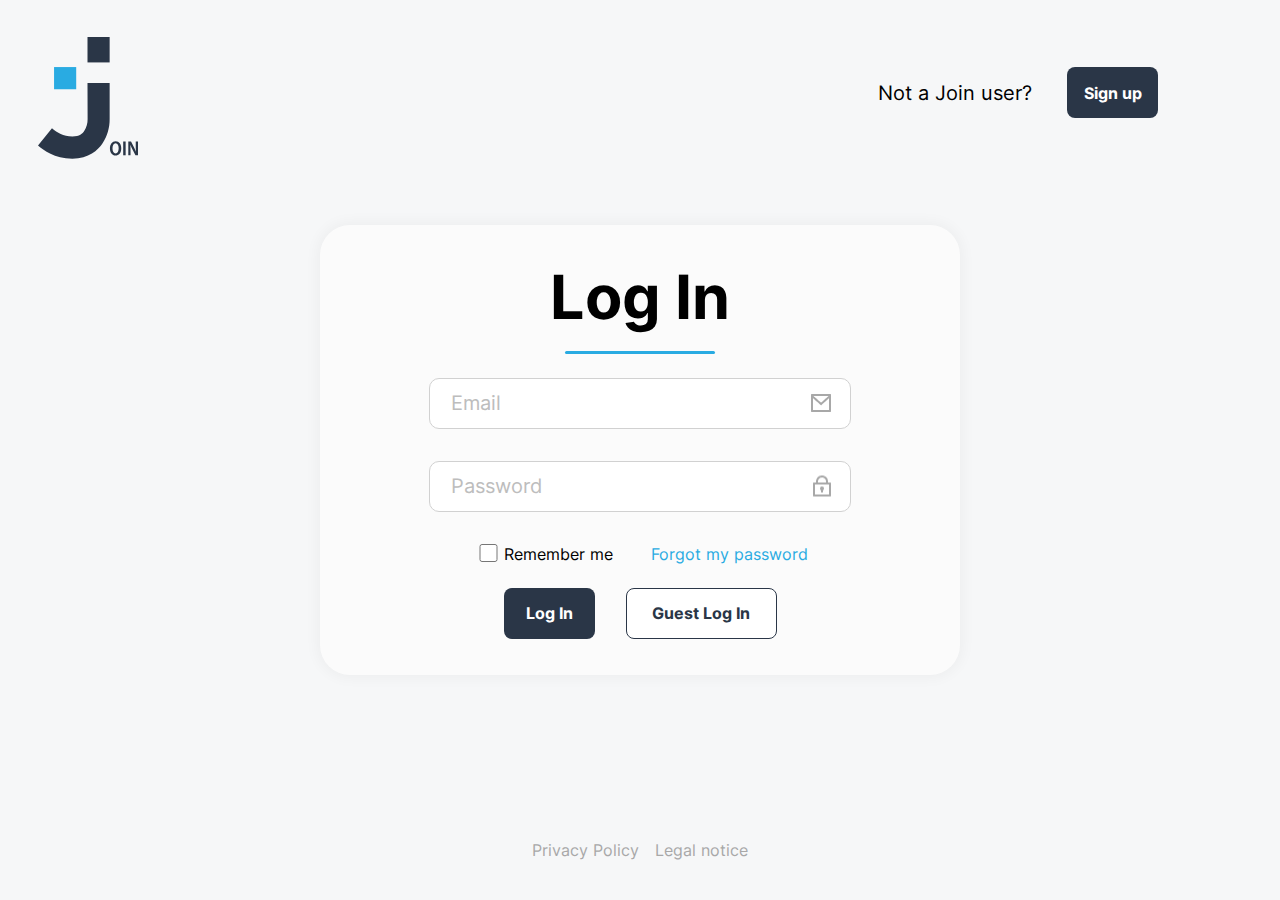
<file: index.html>
<!DOCTYPE html>
<html lang="en">

<head>
    <meta charset="UTF-8">
    <meta name="viewport" content="width=device-width, initial-scale=1.0">
    <link rel="shortcut icon" href="./assets/img/favicon.svg" type="image">
    <link rel="stylesheet" href="./assets/fonts.css">
    <link rel="stylesheet" href="./assets/login.css">
    <link rel="stylesheet" href="./assets/style.css">
    <script src="./js/db_connect.js"></script>
    <script src="./js/sign_up.js"></script>
    <script src="./js/logout.js"></script>
    <script src="./js/login.js"></script>
    <title>Join</title>
</head>

<body onload="moveLogo()">
    <div class="content-login">
        <div id="img-container" class="img-container">
            <img id="logo-image" class="logo-image" src="./assets/img/join-logo-gross-dunkel.svg">
        </div>
        <div id="img-container-mobile" class="img-container-mobile">
            <img id="logo-image-mobile" class="logo-image" src="./assets/img/capa2.svg">
        </div>


        <div id="login-header" class="login-header">
            <div class="login-header-signup">
                <p class="typo2t6">Not a Join user?</p>
                <button onclick="window.location.href = 'signup.html'" class="btn-login-singup typoBtnLogin">Sign up</button>
            </div>
        </div>

        <div id="login-form" class="login-form">
            <div class="input-headline">
                <h1 class="typo2t1 txtBlack">Log In</h1>
                <hr class="form-hr">
            </div>
            <div class="login-remember-content">
                <div class="input-container">
                    <input class="typo2t6" id="loginEmail" type="email" placeholder="Email" required>
                    <div id="emailError" class="input-error"></div>
                    <img class="login-img" src="./assets/img/email-logo.png" alt="email-logo">
                </div>
                <div class="input-container">
                    <input class="typo2t6" id="loginPassword" type="password" placeholder="Password" required>
                    <div id="passwordError" class="input-error"></div>
                    <img class="login-img" src="./assets/img/schloss-logo.png" alt="password-logo">
                </div>
                <div class="login-remember">
                    <div class="login-chackbox">
                        <input class="login-chakbox-insert" type="checkbox" id="remember">
                        <label class="typo2BodyV2" for="remember">Remember me</label>
                    </div>
                    <a class="login-link typo2BodyV2" onclick="window.location.href='forgotpassword.html'">Forgot my
                        password</a>
                </div>
            </div>
            <div class="login-submit">
                <button onclick="login()" class="btn-login typoBtnLogin">Log In</button>
                <button onclick="guestLogin()" class="login-guest typoBtnLogin">Guest Log In</button>
            </div>
        </div>
        <div id="indexFooter" class="indexFooter">
            <a href="legal_notice.html"><span class="typo2Body txtGrey">Privacy Policy</span></a>
            <a href="legal_notice.html"><span class="typo2Body txtGrey">Legal notice</span></a>
        </div>
    </div>
    <div id="loginOverlay" class="loginOverlay">
    </div>

    <script src="./js/variabels.js"></script>
</body>

</html>
</file>
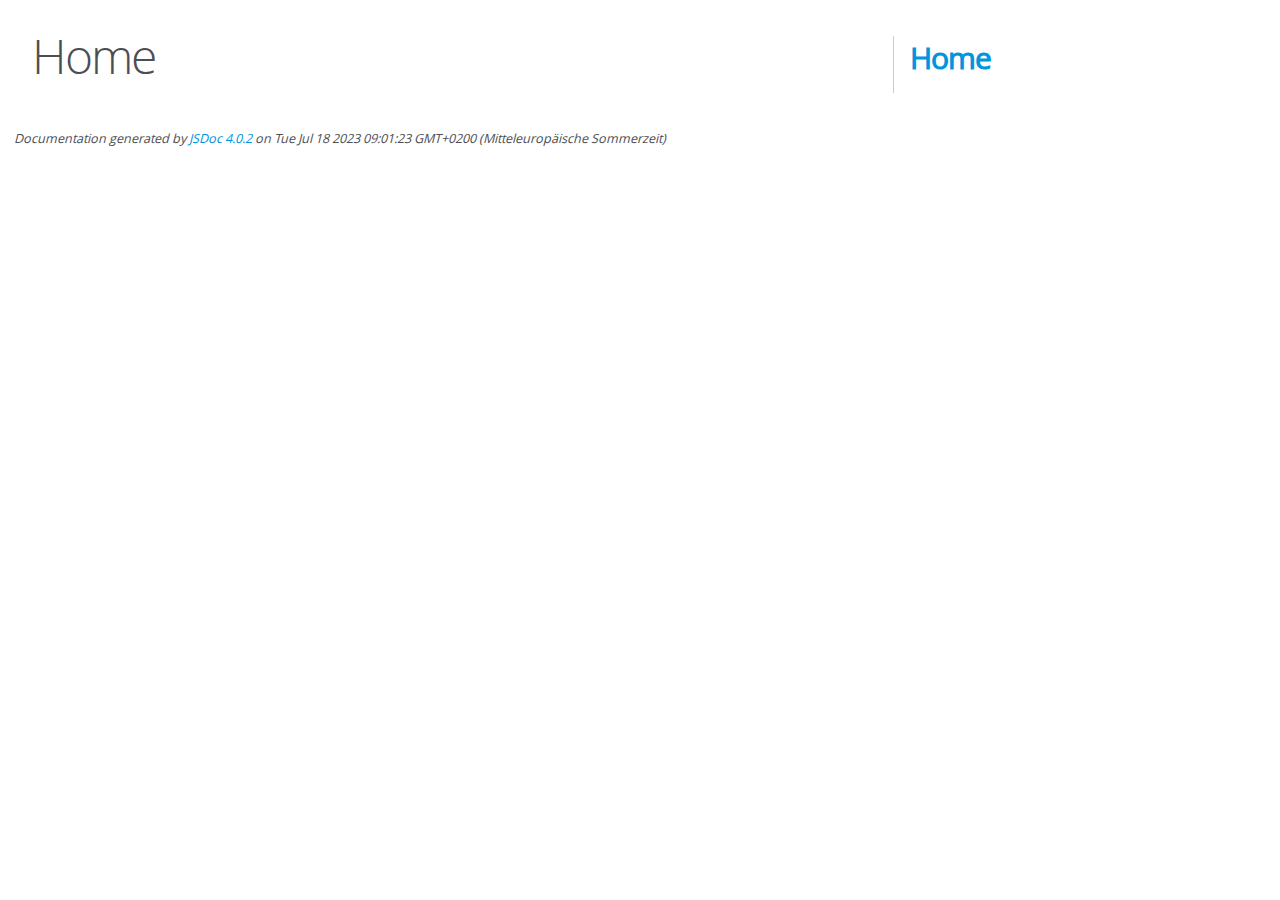
<file: src/index.html>
<!DOCTYPE html>
<html lang="en">
<head>
    <meta charset="utf-8">
    <title>JSDoc: Home</title>

    <script src="scripts/prettify/prettify.js"> </script>
    <script src="scripts/prettify/lang-css.js"> </script>
    <!--[if lt IE 9]>
      <script src="//html5shiv.googlecode.com/svn/trunk/html5.js"></script>
    <![endif]-->
    <link type="text/css" rel="stylesheet" href="styles/prettify-tomorrow.css">
    <link type="text/css" rel="stylesheet" href="styles/jsdoc-default.css">
</head>

<body>

<div id="main">

    <h1 class="page-title">Home</h1>

    



    


    <h3> </h3>










    









</div>

<nav>
    <h2><a href="index.html">Home</a></h2>
</nav>

<br class="clear">

<footer>
    Documentation generated by <a href="https://github.com/jsdoc/jsdoc">JSDoc 4.0.2</a> on Tue Jul 18 2023 09:01:23 GMT+0200 (Mitteleuropäische Sommerzeit)
</footer>

<script> prettyPrint(); </script>
<script src="scripts/linenumber.js"> </script>
</body>
</html>
</file>
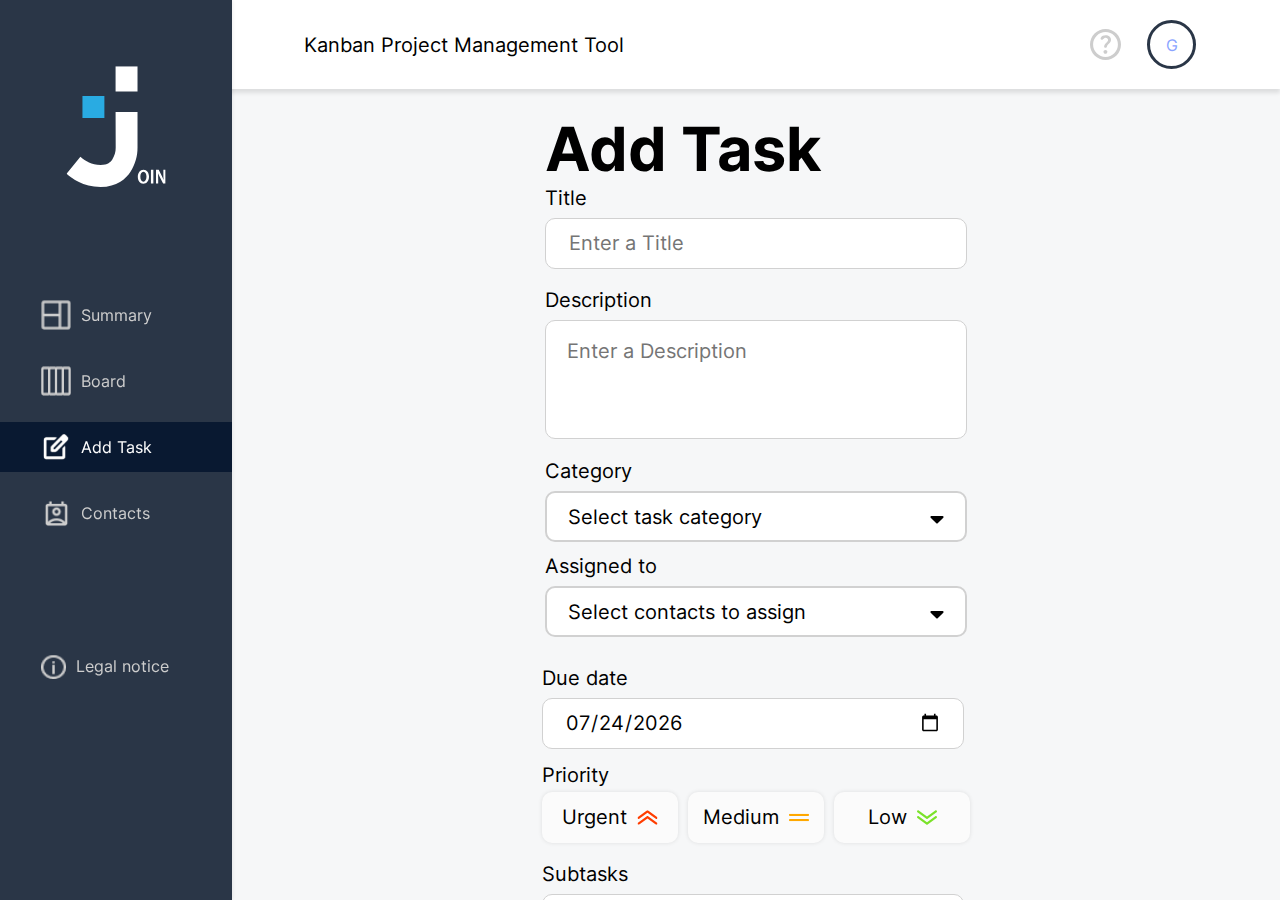
<file: add_task.html>
<!DOCTYPE html>
<html lang="en">

<head>
    <meta charset="UTF-8">
    <meta name="viewport" content="width=device-width, initial-scale=1.0">
    <link rel="shortcut icon" href="./assets/img/favicon.svg" type="image">
    <link rel="stylesheet" href="./assets/fonts.css">
    <link rel="stylesheet" href="./assets/add_task.css">
    <link rel="stylesheet" href="./assets/style.css">
    <script src="js/template_script2.js"></script>
    <script src="js/db_connect.js"></script>
    <script src="js/sign_up.js"></script>
    <script src="js/summary.js"></script>
    <script src="js/login.js"></script>
    <script src="./js/add_contact.js"></script>
    <script src="./js/edit_contact.js"></script>
    <script src="./js/logout.js"></script>
    <script src="./js/create_task.js"></script>
    <script src="./js/board.js"></script>
    <title>Add Task</title>
</head>

<body onload="init();initArrays()">

    <div w3-include-html="assets/templates/desktop_template.html"></div>
    <main>

        <section id="options">
            <div id="left-side">
                <div class="headline-container">
                    <span class="headline">Add Task</span>
                </div>

                <div class="addTaskTitle width95">
                    <span class="captions">Title</span>
                    <div class="input-container width95">
                        <input id="title" type="text" class="captions inputFrame" placeholder="Enter a Title">
                    </div>
                    <span class="is-required displayNone">This field is required</span>
                </div>
                <div class="addTaskDescription width95">
                    <span class="captions">Description</span>
                    <div class="textarea-container width95">
                        <textarea id="description" class="captions textareaFrame" placeholder="Enter a Description"></textarea>
                    </div>
                    <span class="is-required displayNone">This field is required</span>
                </div>
                <div class="addTaskDropdown width95">
                    <span class="captions">Category</span>
                    <div style="height: 51px;" class="dropdown dropdown-category captions width95">

                        <div class="dropdown-content">
                            <div onclick="toggleDropdown('dropdown-category width95');renderCategorys()" id="select-box">

                                <div class="dropdown-option dropdown-start-text">
                                    <div id="select-task-category width95" style="display: unset;">Select task category
                                    </div>
                                    <div id="select-task-category-img width95"><img src="assets/img/vector2.svg">
                                    </div>
                                </div>
                            </div>
                            <div onclick="newCategory('flex', 'none', 'none')" class="dropdown-option width95 ">New Category
                            </div>
                            <div id="categorys"></div>
                        </div>
                    </div>

                    <fieldset style="display: none;" id="colors-container">
                        <input id="lightblue" type="radio" name="color" value="lightblue" />
                        <label class="color-circle circle-lightblue" for="lightblue"></label>

                        <input id="red" type="radio" name="color" value="red" />
                        <label for="red" class="color-circle circle-red"></label>

                        <input id="green" type="radio" name="color" value="green" />
                        <label for="green" class="color-circle circle-green"></label>

                        <input id="orange" type="radio" name="color" value="orange" />
                        <label for="orange" class="color-circle circle-orange"></label>

                        <input id="purple" type="radio" name="color" value="purple" />
                        <label for="purple" class="color-circle circle-purple"></label>

                        <input id="darkblue" type="radio" name="color" value="darkblue" />
                        <label for="darkblue" class="color-circle circle-darkblue"></label>

                        <input id="mint" type="radio" name="color" value="mint" />
                        <label for="mint" class="color-circle circle-mint"></label>

                        <input id="pink" type="radio" name="color" value="pink" />
                        <label for="pink" class="color-circle circle-pink"></label>
                    </fieldset>


                    <span class="is-required displayNone ">This field is required</span>
                </div>

                <div class="addTaskDropdown width95">
                    <span class="captions">Assigned to</span>
                    <div style="height: 51px;" class="dropdown dropdown-assinged-to captions width95">
                        <div class="dropdown-content">
                            <div id="select-box2" onclick="toggleDropdown('dropdown-assinged-to');renderContacts()" class="dropdown-option dropdown-start-text">
                                <div class="dropdown-option dropdown-start-text">
                                    <div id="select-contacts-to-assign" style="display: unset;">Select contacts to assign
                                    </div>
                                    <div id="select-contacts-to-assign-img"><img src="assets/img/vector2.svg"></div>
                                </div>

                                <div id="input-container2" class="dropdown-option" style="display: none;">
                                    <input id="assinged-to-input" class="captions inputFrame" placeholder="Contact E-Mail" type="email">
                                    <div class="check-container">
                                        <img onclick="" src="assets/img/icons/dropdown-close-button.svg">
                                        <img src="assets/img/icons/dropdown-abtrenner.svg">
                                        <img onclick="addNewCategory()" src="assets/img/icons/dropdown-check-button.svg">
                                    </div>
                                </div>
                            </div>
                            <div id="contacts"></div>
                            <div id="emails"></div>

                            <div onclick="showInviteNewContactInput()" class="dropdown-option dropdown-option-img">
                                Invite new contact
                                <div><img src="assets/img/icons/invite-new-contact.svg"></div>
                            </div>
                        </div>
                    </div>
                    <div id="assinged-persons-container">
                    </div>
                </div>
            </div>
            <div class="addTaskVector4"><img src="./assets/img/vector4.svg"></div>

            <div id="right-side">
                <div class="addTaskDueDate width95">
                    <span class="captions width95 ">Due date</span>
                    <div class="input-container width95">
                        <input id="date" type="date" class="captions inputFrame width95" placeholder="dd/mm/yyyy" min="2023-01-01">
                    </div>
                    <span class="is-required displayNone">This field is required</span>
                </div>
                <div class="priority-container width95">
                    <span class="captions">Priority</span>

                    <div class="addTaskPriority width95">
                        <button id="addTaskBtnUrgent" onclick="changeColor('addTaskBtnUrgent','urgent')" class="input-containerPrio buttonFramePrio ">
                            <span class="captions">Urgent</span>
                            <svg width="21" height="15" viewBox="0 0 21 15" fill="none"
                                xmlns="http://www.w3.org/2000/svg">
                                <g id="Prio alta" clip-path="url(#clip0_70119_2621)">
                                    <g id="Capa 2">
                                        <g id="Capa 1">
                                            <path id="Vector"
                                                d="M19.4043 14.7547C19.1696 14.7551 18.9411 14.6803 18.7522 14.5412L10.5001 8.458L2.24809 14.5412C2.13224 14.6267 2.00066 14.6887 1.86086 14.7234C1.72106 14.7582 1.57577 14.7651 1.43331 14.7437C1.29084 14.7223 1.15397 14.6732 1.03053 14.599C0.907083 14.5247 0.799474 14.427 0.713845 14.3112C0.628216 14.1954 0.566244 14.0639 0.531467 13.9243C0.49669 13.7846 0.48979 13.6394 0.51116 13.497C0.554319 13.2095 0.71001 12.9509 0.943982 12.7781L9.84809 6.20761C10.0368 6.06802 10.2654 5.99268 10.5001 5.99268C10.7349 5.99268 10.9635 6.06802 11.1522 6.20761L20.0563 12.7781C20.2422 12.915 20.3801 13.1071 20.4503 13.327C20.5204 13.5469 20.5193 13.7833 20.4469 14.0025C20.3746 14.2216 20.2349 14.4124 20.0476 14.5475C19.8604 14.6826 19.6352 14.7551 19.4043 14.7547Z"
                                                fill="#FF3D00" />
                                            <path id="Vector_2"
                                                d="M19.4043 9.00568C19.1696 9.00609 18.9411 8.93124 18.7522 8.79214L10.5002 2.70898L2.2481 8.79214C2.01412 8.96495 1.72104 9.0378 1.43331 8.99468C1.14558 8.95155 0.886785 8.79597 0.713849 8.56218C0.540914 8.32838 0.468006 8.03551 0.511165 7.74799C0.554324 7.46048 0.710015 7.20187 0.943986 7.02906L9.8481 0.458588C10.0368 0.318997 10.2654 0.243652 10.5002 0.243652C10.7349 0.243652 10.9635 0.318997 11.1522 0.458588L20.0563 7.02906C20.2422 7.16598 20.3801 7.35809 20.4503 7.57797C20.5204 7.79785 20.5193 8.03426 20.447 8.25344C20.3746 8.47262 20.2349 8.66338 20.0476 8.79847C19.8604 8.93356 19.6352 9.00608 19.4043 9.00568Z"
                                                fill="#FF3D00" />
                                        </g>
                                    </g>
                                </g>
                                <defs>
                                    <clipPath id="clip0_70119_2621">
                                        <rect width="20" height="14.5098" fill="white"
                                            transform="translate(0.5 0.245117)" />
                                    </clipPath>
                                </defs>
                            </svg>
                        </button>
                        <button id="addTaskBtnMedium" onclick="changeColor('addTaskBtnMedium', 'medium')" class="input-containerPrio buttonFramePrio">
                            <span class="captions">Medium</span>
                            <svg width="20" height="9" viewBox="0 0 20 9" xmlns="http://www.w3.org/2000/svg">
                                <g id="Prio media" clip-path="url(#clip0_70119_2628)">
                                    <g id="Capa 2">
                                        <g id="Capa 1">
                                            <path id="Vector"
                                                d="M18.9041 8.22528H1.09589C0.805242 8.22528 0.526498 8.10898 0.320979 7.90197C0.11546 7.69495 0 7.41419 0 7.12143C0 6.82867 0.11546 6.5479 0.320979 6.34089C0.526498 6.13388 0.805242 6.01758 1.09589 6.01758H18.9041C19.1948 6.01758 19.4735 6.13388 19.679 6.34089C19.8845 6.5479 20 6.82867 20 7.12143C20 7.41419 19.8845 7.69495 19.679 7.90197C19.4735 8.10898 19.1948 8.22528 18.9041 8.22528Z"
                                                fill="#FFA800" />
                                            <path id="Vector_2"
                                                d="M18.9041 2.98211H1.09589C0.805242 2.98211 0.526498 2.86581 0.320979 2.6588C0.11546 2.45179 0 2.17102 0 1.87826C0 1.5855 0.11546 1.30474 0.320979 1.09772C0.526498 0.890712 0.805242 0.774414 1.09589 0.774414L18.9041 0.774414C19.1948 0.774414 19.4735 0.890712 19.679 1.09772C19.8845 1.30474 20 1.5855 20 1.87826C20 2.17102 19.8845 2.45179 19.679 2.6588C19.4735 2.86581 19.1948 2.98211 18.9041 2.98211Z"
                                                fill="#FFA800" />
                                        </g>
                                    </g>
                                </g>
                                <defs>
                                    <clipPath id="clip0_70119_2628">
                                        <rect width="20" height="7.45098" fill="white"
                                            transform="translate(0 0.774414)" />
                                    </clipPath>
                                </defs>
                            </svg>
                        </button>
                        <button id="addTaskBtnLow" onclick="changeColor('addTaskBtnLow', 'low')" class="input-containerPrio buttonFramePrio">
                            <span class="captions">Low</span>
                            <svg width="20" height="15" viewBox="0 0 20 15" fill="none"
                                xmlns="http://www.w3.org/2000/svg">
                                <g id="Prio baja">
                                    <g id="Capa 2">
                                        <g id="Capa 1">
                                            <path id="Vector"
                                                d="M10 9.00614C9.7654 9.00654 9.53687 8.9317 9.34802 8.79262L0.444913 2.22288C0.329075 2.13733 0.231235 2.02981 0.15698 1.90647C0.0827245 1.78313 0.033508 1.64638 0.0121402 1.50404C-0.031014 1.21655 0.0418855 0.923717 0.214802 0.689945C0.387718 0.456173 0.646486 0.300615 0.934181 0.257493C1.22188 0.21437 1.51493 0.287216 1.74888 0.460004L10 6.54248L18.2511 0.460004C18.367 0.374448 18.4985 0.312529 18.6383 0.277782C18.7781 0.243035 18.9234 0.236141 19.0658 0.257493C19.2083 0.278844 19.3451 0.328025 19.4685 0.402225C19.592 0.476425 19.6996 0.574193 19.7852 0.689945C19.8708 0.805697 19.9328 0.937168 19.9676 1.07685C20.0023 1.21653 20.0092 1.36169 19.9879 1.50404C19.9665 1.64638 19.9173 1.78313 19.843 1.90647C19.7688 2.02981 19.6709 2.13733 19.5551 2.22288L10.652 8.79262C10.4631 8.9317 10.2346 9.00654 10 9.00614Z"
                                                fill="#7AE229" />
                                            <path id="Vector_2"
                                                d="M10 14.7547C9.7654 14.7551 9.53687 14.6802 9.34802 14.5412L0.444913 7.97142C0.210967 7.79863 0.0552944 7.54005 0.0121402 7.25257C-0.031014 6.96509 0.0418855 6.67225 0.214802 6.43848C0.387718 6.20471 0.646486 6.04915 0.934181 6.00603C1.22188 5.96291 1.51493 6.03575 1.74888 6.20854L10 12.291L18.2511 6.20854C18.4851 6.03575 18.7781 5.96291 19.0658 6.00603C19.3535 6.04915 19.6123 6.20471 19.7852 6.43848C19.9581 6.67225 20.031 6.96509 19.9879 7.25257C19.9447 7.54005 19.789 7.79863 19.5551 7.97142L10.652 14.5412C10.4631 14.6802 10.2346 14.7551 10 14.7547Z"
                                                fill="#7AE229" />
                                        </g>
                                    </g>
                                </g>
                            </svg>
                        </button>
                    </div>
                    <span class="is-required displayNone">This field is required</span>
                </div>
                <div class="addTaskSubtasks width95">
                    <span class="captions">Subtasks</span>
                    <div class="input-container width95">
                        <input id="newSubtaskInput" class="captions inputFrame width95" placeholder="Add new Subtasks">
                        <img class="iconoirCancel" src="./assets/img/iconoir_cancel.svg" onclick="addNewSubtask()">
                    </div>
                    <div class="subtaskContainer" id="subtaskContainer">
                        <ul>

                        </ul>
                    </div>
                </div>

                <div class="buttons-container width95">
                    <button onclick="clearTask()" class="addTaskSecondary">
                        <span class="captions">Clear</span>
                        <img class="iconoirCancel2" src="assets/img/iconoir_cancel2.svg">
                        <img class="iconoirCancel3" src="assets/img/iconoir_cancel3.svg">
                    </button>
                    <button onclick="createTask()" class="addTaskPrimCheckBtn">
                        <span class="typographyPrimCheckBtn">Create Task</span>
                        <img src="assets/img/akar-icons_check.svg">
                    </button>
                </div>

            </div>

            <div style="display: none;" id="created-task-massage-container">
                <div id="created-task-massage">
                    <span id="created-task-massage-text">Task added to board</span>
                    <img src="assets/img/hover/board-hover.png">
                </div>
            </div>
        </section>
    </main>

    <script src="js/variabels.js"></script>
    <script src="js/add_task.js"></script>
</body>

</html>
</file>
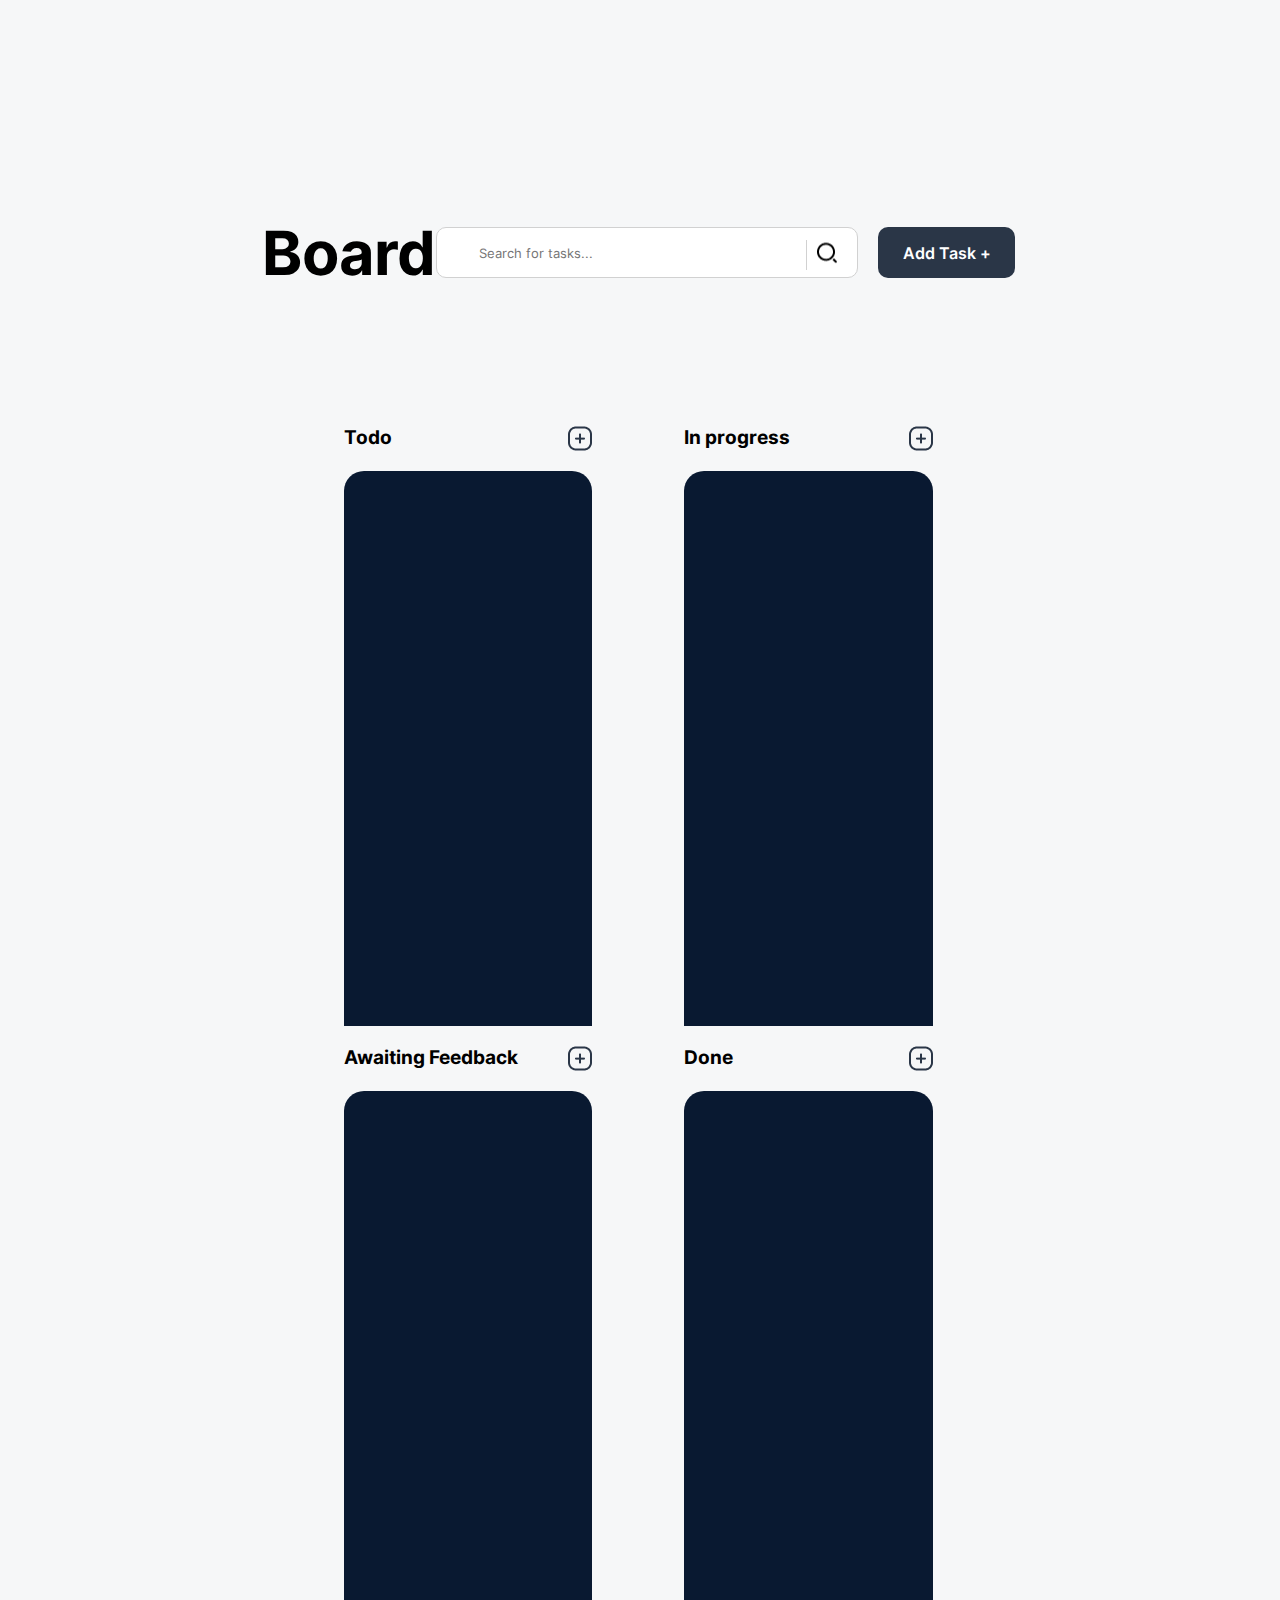
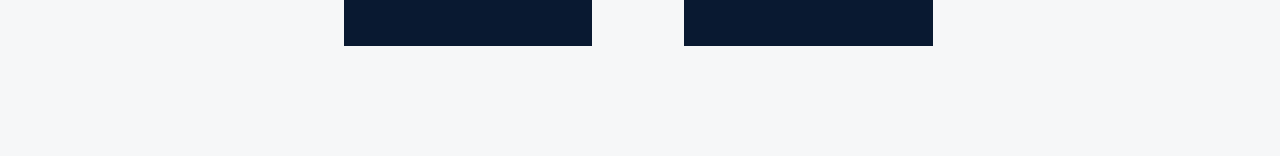
<file: board.html>
<!DOCTYPE html>
<html lang="en">

<head>
    <meta charset="UTF-8">
    <meta http-equiv="X-UA-Compatible" content="IE=edge">
    <meta name="viewport" content="width=device-width, initial-scale=1.0">
    <link rel="shortcut icon" href="./assets/img/favicon.svg" type="image">
    <link rel="stylesheet" href="./assets/fonts.css">
    <link rel="stylesheet" href="./assets/style.css">
    <link rel="stylesheet" href="assets/add_task.css">
    <link rel="stylesheet" href="./assets/board.css">
    <script src="js/template_script2.js"></script>
    <script src="js/db_connect.js"></script>
    <script src="js/sign_up.js"></script>
    <script src="js/summary.js"></script>
    <script src="js/login.js"></script>
    <script src="./js/add_contact.js"></script>
    <script src="./js/edit_contact.js"></script>
    <script src="./js/create_task.js"></script>
    <script src="./js/logout.js"></script>

    <title>Board</title>
</head>

<body onload="initBoard();">
    <div id="editTodoModal"></div>
    <div w3-include-html="assets/templates/desktop_template.html"></div>

    <div class="content">
        <div class="board-content">
            <div class="board-header">
                <h1>Board</h1>
                <div class="board-header-search">
                    <div class="input-container">
                        <input type="text" id="searchInput" oninput="searchTodos()" placeholder="Search for tasks...">
                        <img class="search-img" src="./assets/img/search-icon-schwarz.png">
                        <hr class="search-img-hr">
                    </div>
                    <button onclick="showAddTaskPopup('rgba(0, 0, 0, 0.322)')" id="addTaskOnBoard" class="board-button"><span id="btn-add-board">Add Task</span> +</button>
                </div>
            </div>
            <div class="board-body-container">
                <div class="board-body drag-area board-todo">
                    <div class="board-body-haeder">
                        <h3>Todo</h3>
                        <img onclick="showAddTaskPopup('rgba(0, 0, 0, 0.322)', 'open')" style="cursor: pointer;" src="./assets/img/add-icon.png">
                    </div>
                    <div id="openEmptyFrame" class="nextPosition emptyFrame display-none"></div>
                    <div id="open" class="drag-area" ondrop="movedTo('open')" ondragover="allowDrop(event); highlight('open')">
                        <div class="platzhalter"></div>
                    </div>
                </div>

                <div class="board-body drag-area board-in-progress">
                    <div class="board-body-haeder">
                        <h3>In progress</h3>
                        <img onclick="showAddTaskPopup('rgba(0, 0, 0, 0.322)', 'progress')" style="cursor: pointer;" src="./assets/img/add-icon.png" alt="">
                    </div>
                    <div id="progressEmptyFrame" class="nextPosition emptyFrame display-none"></div>
                    <div id="progress" class="drag-area" ondrop="movedTo('progress')" ondragover="allowDrop(event); highlight('progress')">
                        <div class="platzhalter"></div>
                    </div>
                </div>

                <div class="board-body drag-area board-feedback">
                    <div class="board-body-haeder">
                        <h3>Awaiting Feedback</h3>
                        <img onclick="showAddTaskPopup('rgba(0, 0, 0, 0.322)', 'feedback')" style="cursor: pointer;" src="./assets/img/add-icon.png" alt="">
                    </div>
                    <div id="feedbackEmptyFrame" class="nextPosition emptyFrame display-none"></div>
                    <div id="feedback" class="drag-area" ondrop="movedTo('feedback')" ondragover="allowDrop(event); highlight('feedback')">
                        <div class="platzhalter"></div>
                    </div>
                </div>

                <div class="board-body drag-area board-done">
                    <div class="board-body-haeder">
                        <h3>Done</h3>
                        <img onclick="showAddTaskPopup('rgba(0, 0, 0, 0.322)', 'closed')" style="cursor: pointer;" src="./assets/img/add-icon.png" alt="">
                    </div>
                    <div id="closedEmptyFrame" class="nextPosition emptyFrame display-none"></div>
                    <div id="closed" class="drag-area" ondrop="movedTo('closed')" ondragover="allowDrop(event); highlight('closed')">
                        <div class="platzhalter"></div>
                    </div>
                </div>
            </div>
        </div>
    </div>
    </div>

    <div id="showTodo" class="displayNone"></div>

    <div id="addTaskPopup" style="display: flex;">
        <div class="popupAnimation" id="addTaskPopupContainer">
            <img onclick="showAddTaskPopup('rgba(0, 0, 0, 0.00)')" id="add-task-close-button" src="assets/img/icons/dropdown-close-button.svg">

            <main>

                <section id="options">

                    <div id="left-side">
                        <div class="headline-container">
                            <span class="headline">Add Task</span>
                        </div>
                        <div class="addTaskTitle width95">
                            <span class="captions">Title</span>
                            <div class="input-container width95">
                                <input id="title" type="text" class="captions inputFrame" placeholder="Enter a Title">
                            </div>
                            <span class="is-required displayNone">This field is required</span>
                        </div>
                        <div class="addTaskDescription width95">
                            <span class="captions">Description</span>
                            <div class="textarea-container width95">
                                <textarea id="description" class="captions width95 textareaFrame" placeholder="Enter a Description"></textarea>
                            </div>
                            <span class="is-required displayNone">This field is required</span>
                        </div>
                        <div class="addTaskDropdown width95">
                            <span class="captions">Category</span>
                            <div style="height: 51px;" class="dropdown dropdown-category captions width95 ">

                                <div class="dropdown-content ">
                                    <div onclick="toggleDropdown('dropdown-category');renderCategorys()" id="select-box">

                                        <div class="dropdown-option dropdown-start-text">
                                            <div id="select-task-category" style="display: unset;">Select task category
                                            </div>
                                            <div id="select-task-category-img"><img src="assets/img/vector2.svg"></div>
                                        </div>
                                    </div>
                                    <div onclick="newCategory('flex', 'none', 'none')" class="dropdown-option ">New Category
                                    </div>
                                    <div id="categorys"></div>
                                </div>
                            </div>

                            <fieldset style="display: none;" id="colors-container">
                                <input id="lightblue" type="radio" name="color" value="lightblue" />
                                <label class="color-circle circle-lightblue" for="lightblue"></label>

                                <input id="red" type="radio" name="color" value="red" />
                                <label for="red" class="color-circle circle-red"></label>

                                <input id="green" type="radio" name="color" value="green" />
                                <label for="green" class="color-circle circle-green"></label>

                                <input id="orange" type="radio" name="color" value="orange" />
                                <label for="orange" class="color-circle circle-orange"></label>

                                <input id="purple" type="radio" name="color" value="purple" />
                                <label for="purple" class="color-circle circle-purple"></label>

                                <input id="darkblue" type="radio" name="color" value="darkblue" />
                                <label for="darkblue" class="color-circle circle-darkblue"></label>

                                <input id="mint" type="radio" name="color" value="mint" />
                                <label for="mint" class="color-circle circle-mint"></label>

                                <input id="pink" type="radio" name="color" value="pink" />
                                <label for="pink" class="color-circle circle-pink"></label>
                            </fieldset>


                            <span class="is-required displayNone ">This field is required</span>
                        </div>

                        <div class="addTaskDropdown width95">
                            <span class="captions">Assinged to</span>
                            <div style="height: 51px;" class="dropdown dropdown-assinged-to captions width95">
                                <div class="dropdown-content ">
                                    <div id="select-box2" onclick="toggleDropdown('dropdown-assinged-to');renderContacts()" class="dropdown-option dropdown-start-text">
                                        <div class="dropdown-option dropdown-start-text">
                                            <div id="select-contacts-to-assign" style="display: unset;">Select contacts to assign
                                            </div>
                                            <div id="select-contacts-to-assign-img"><img src="assets/img/vector2.svg">
                                            </div>
                                        </div>

                                        <div id="input-container2 width95" class="dropdown-option" style="display: none;">
                                            <input id="assinged-to-input width95" class="captions inputFrame" placeholder="Contact E-Mail" type="email">
                                            <div class="check-container">
                                                <img onclick="" src="assets/img/icons/dropdown-close-button.svg">
                                                <img src="assets/img/icons/dropdown-abtrenner.svg">
                                                <img onclick="addNewCategory()" src="assets/img/icons/dropdown-check-button.svg">
                                            </div>
                                        </div>
                                    </div>
                                    <div id="contacts"></div>
                                    <div id="emails"></div>

                                    <div onclick="showInviteNewContactInput()" class="dropdown-option dropdown-option-img">
                                        Invite new contact
                                        <div><img src="assets/img/icons/invite-new-contact.svg"></div>
                                    </div>
                                </div>
                            </div>
                            <div id="assinged-persons-container">
                            </div>
                        </div>
                    </div>
                    <div class="addTaskVector4"><img src="./assets/img/vector4.svg"></div>

                    <div id="right-side">
                        <div class="headline-container2">
                            <span class="headline">Add Task</span>
                        </div>

                        <div class="addTaskDueDate width95">
                            <span class="captions">Due date</span>
                            <div class="input-container width95">
                                <input id="date" type="date" class="captions inputFrame" placeholder="dd/mm/yyyy" min="2023-01-01">
                            </div>
                            <span class="is-required displayNone">This field is required</span>
                        </div>
                        <div class="priority-container width95">
                            <span class="captions">Prio</span>

                            <div class="addTaskPriority width95">
                                <button id="addTaskBtnUrgent" onclick="changeColor('addTaskBtnUrgent','urgent')" class="input-containerPrio buttonFramePrio">
                                    <span class="captions">Urgent</span>
                                    <svg width="21" height="15" viewBox="0 0 21 15" fill="none"
                                        xmlns="http://www.w3.org/2000/svg">
                                        <g id="Prio alta" clip-path="url(#clip0_70119_2621)">
                                            <g id="Capa 2">
                                                <g id="Capa 1">
                                                    <path id="Vector"
                                                        d="M19.4043 14.7547C19.1696 14.7551 18.9411 14.6803 18.7522 14.5412L10.5001 8.458L2.24809 14.5412C2.13224 14.6267 2.00066 14.6887 1.86086 14.7234C1.72106 14.7582 1.57577 14.7651 1.43331 14.7437C1.29084 14.7223 1.15397 14.6732 1.03053 14.599C0.907083 14.5247 0.799474 14.427 0.713845 14.3112C0.628216 14.1954 0.566244 14.0639 0.531467 13.9243C0.49669 13.7846 0.48979 13.6394 0.51116 13.497C0.554319 13.2095 0.71001 12.9509 0.943982 12.7781L9.84809 6.20761C10.0368 6.06802 10.2654 5.99268 10.5001 5.99268C10.7349 5.99268 10.9635 6.06802 11.1522 6.20761L20.0563 12.7781C20.2422 12.915 20.3801 13.1071 20.4503 13.327C20.5204 13.5469 20.5193 13.7833 20.4469 14.0025C20.3746 14.2216 20.2349 14.4124 20.0476 14.5475C19.8604 14.6826 19.6352 14.7551 19.4043 14.7547Z"
                                                        fill="#FF3D00" />
                                                    <path id="Vector_2"
                                                        d="M19.4043 9.00568C19.1696 9.00609 18.9411 8.93124 18.7522 8.79214L10.5002 2.70898L2.2481 8.79214C2.01412 8.96495 1.72104 9.0378 1.43331 8.99468C1.14558 8.95155 0.886785 8.79597 0.713849 8.56218C0.540914 8.32838 0.468006 8.03551 0.511165 7.74799C0.554324 7.46048 0.710015 7.20187 0.943986 7.02906L9.8481 0.458588C10.0368 0.318997 10.2654 0.243652 10.5002 0.243652C10.7349 0.243652 10.9635 0.318997 11.1522 0.458588L20.0563 7.02906C20.2422 7.16598 20.3801 7.35809 20.4503 7.57797C20.5204 7.79785 20.5193 8.03426 20.447 8.25344C20.3746 8.47262 20.2349 8.66338 20.0476 8.79847C19.8604 8.93356 19.6352 9.00608 19.4043 9.00568Z"
                                                        fill="#FF3D00" />
                                                </g>
                                            </g>
                                        </g>
                                        <defs>
                                            <clipPath id="clip0_70119_2621">
                                                <rect width="20" height="14.5098" fill="white"
                                                    transform="translate(0.5 0.245117)" />
                                            </clipPath>
                                        </defs>
                                    </svg>
                                </button>
                                <button id="addTaskBtnMedium" onclick="changeColor('addTaskBtnMedium', 'medium')" class="input-containerPrio buttonFramePrio">
                                    <span class="captions">Medium</span>
                                    <svg width="20" height="9" viewBox="0 0 20 9" xmlns="http://www.w3.org/2000/svg">
                                        <g id="Prio media" clip-path="url(#clip0_70119_2628)">
                                            <g id="Capa 2">
                                                <g id="Capa 1">
                                                    <path id="Vector"
                                                        d="M18.9041 8.22528H1.09589C0.805242 8.22528 0.526498 8.10898 0.320979 7.90197C0.11546 7.69495 0 7.41419 0 7.12143C0 6.82867 0.11546 6.5479 0.320979 6.34089C0.526498 6.13388 0.805242 6.01758 1.09589 6.01758H18.9041C19.1948 6.01758 19.4735 6.13388 19.679 6.34089C19.8845 6.5479 20 6.82867 20 7.12143C20 7.41419 19.8845 7.69495 19.679 7.90197C19.4735 8.10898 19.1948 8.22528 18.9041 8.22528Z"
                                                        fill="#FFA800" />
                                                    <path id="Vector_2"
                                                        d="M18.9041 2.98211H1.09589C0.805242 2.98211 0.526498 2.86581 0.320979 2.6588C0.11546 2.45179 0 2.17102 0 1.87826C0 1.5855 0.11546 1.30474 0.320979 1.09772C0.526498 0.890712 0.805242 0.774414 1.09589 0.774414L18.9041 0.774414C19.1948 0.774414 19.4735 0.890712 19.679 1.09772C19.8845 1.30474 20 1.5855 20 1.87826C20 2.17102 19.8845 2.45179 19.679 2.6588C19.4735 2.86581 19.1948 2.98211 18.9041 2.98211Z"
                                                        fill="#FFA800" />
                                                </g>
                                            </g>
                                        </g>
                                        <defs>
                                            <clipPath id="clip0_70119_2628">
                                                <rect width="20" height="7.45098" fill="white"
                                                    transform="translate(0 0.774414)" />
                                            </clipPath>
                                        </defs>
                                    </svg>
                                </button>
                                <button id="addTaskBtnLow" onclick="changeColor('addTaskBtnLow', 'low')" class="input-containerPrio buttonFramePrio">
                                    <span class="captions">Low</span>
                                    <svg width="20" height="15" viewBox="0 0 20 15" fill="none"
                                        xmlns="http://www.w3.org/2000/svg">
                                        <g id="Prio baja">
                                            <g id="Capa 2">
                                                <g id="Capa 1">
                                                    <path id="Vector"
                                                        d="M10 9.00614C9.7654 9.00654 9.53687 8.9317 9.34802 8.79262L0.444913 2.22288C0.329075 2.13733 0.231235 2.02981 0.15698 1.90647C0.0827245 1.78313 0.033508 1.64638 0.0121402 1.50404C-0.031014 1.21655 0.0418855 0.923717 0.214802 0.689945C0.387718 0.456173 0.646486 0.300615 0.934181 0.257493C1.22188 0.21437 1.51493 0.287216 1.74888 0.460004L10 6.54248L18.2511 0.460004C18.367 0.374448 18.4985 0.312529 18.6383 0.277782C18.7781 0.243035 18.9234 0.236141 19.0658 0.257493C19.2083 0.278844 19.3451 0.328025 19.4685 0.402225C19.592 0.476425 19.6996 0.574193 19.7852 0.689945C19.8708 0.805697 19.9328 0.937168 19.9676 1.07685C20.0023 1.21653 20.0092 1.36169 19.9879 1.50404C19.9665 1.64638 19.9173 1.78313 19.843 1.90647C19.7688 2.02981 19.6709 2.13733 19.5551 2.22288L10.652 8.79262C10.4631 8.9317 10.2346 9.00654 10 9.00614Z"
                                                        fill="#7AE229" />
                                                    <path id="Vector_2"
                                                        d="M10 14.7547C9.7654 14.7551 9.53687 14.6802 9.34802 14.5412L0.444913 7.97142C0.210967 7.79863 0.0552944 7.54005 0.0121402 7.25257C-0.031014 6.96509 0.0418855 6.67225 0.214802 6.43848C0.387718 6.20471 0.646486 6.04915 0.934181 6.00603C1.22188 5.96291 1.51493 6.03575 1.74888 6.20854L10 12.291L18.2511 6.20854C18.4851 6.03575 18.7781 5.96291 19.0658 6.00603C19.3535 6.04915 19.6123 6.20471 19.7852 6.43848C19.9581 6.67225 20.031 6.96509 19.9879 7.25257C19.9447 7.54005 19.789 7.79863 19.5551 7.97142L10.652 14.5412C10.4631 14.6802 10.2346 14.7551 10 14.7547Z"
                                                        fill="#7AE229" />
                                                </g>
                                            </g>
                                        </g>
                                    </svg>
                                </button>
                            </div>
                            <span class="is-required displayNone">This field is required</span>
                        </div>
                        <div class="addTaskSubtasks width95">
                            <span class="captions">Subtasks</span>
                            <div class="input-container width95">
                                <input id="newSubtaskInput" class="captions inputFrame" placeholder="Add new Subtasks">
                                <img class="iconoirCancel" src="./assets/img/iconoir_cancel.svg" onclick="addNewSubtask()">
                            </div>
                            <div class="subtaskContainer" id="subtaskContainer">
                                <ul>

                                </ul>
                            </div>
                        </div>

                        <div class="buttons-container width95">
                            <button onclick="clearTask()" class="addTaskSecondary">
                                <span class="captions">Clear</span>
                                <img class="iconoirCancel2" src="assets/img/iconoir_cancel2.svg">
                                <img class="iconoirCancel3" src="assets/img/iconoir_cancel3.svg">
                            </button>
                            <button onclick="createTask()" class="addTaskPrimCheckBtn">
                                <span class="typographyPrimCheckBtn">Create Task</span>
                                <img src="assets/img/akar-icons_check.svg">
                            </button>
                        </div>

                    </div>

                    <div style="display: none;" id="created-task-massage-container">
                        <div id="created-task-massage">
                            <span id="created-task-massage-text">Task added to board</span>
                            <img src="assets/img/hover/board-hover.png">
                        </div>
                    </div>
                </section>
            </main>


        </div>
    </div>
    <script src="./js/variabels.js"></script>
    <script src="./js/board.js"></script>
    <script src="./js/show_todos.js"></script>
    <script src="js/add_task.js"></script>
</body>

</html>
</file>
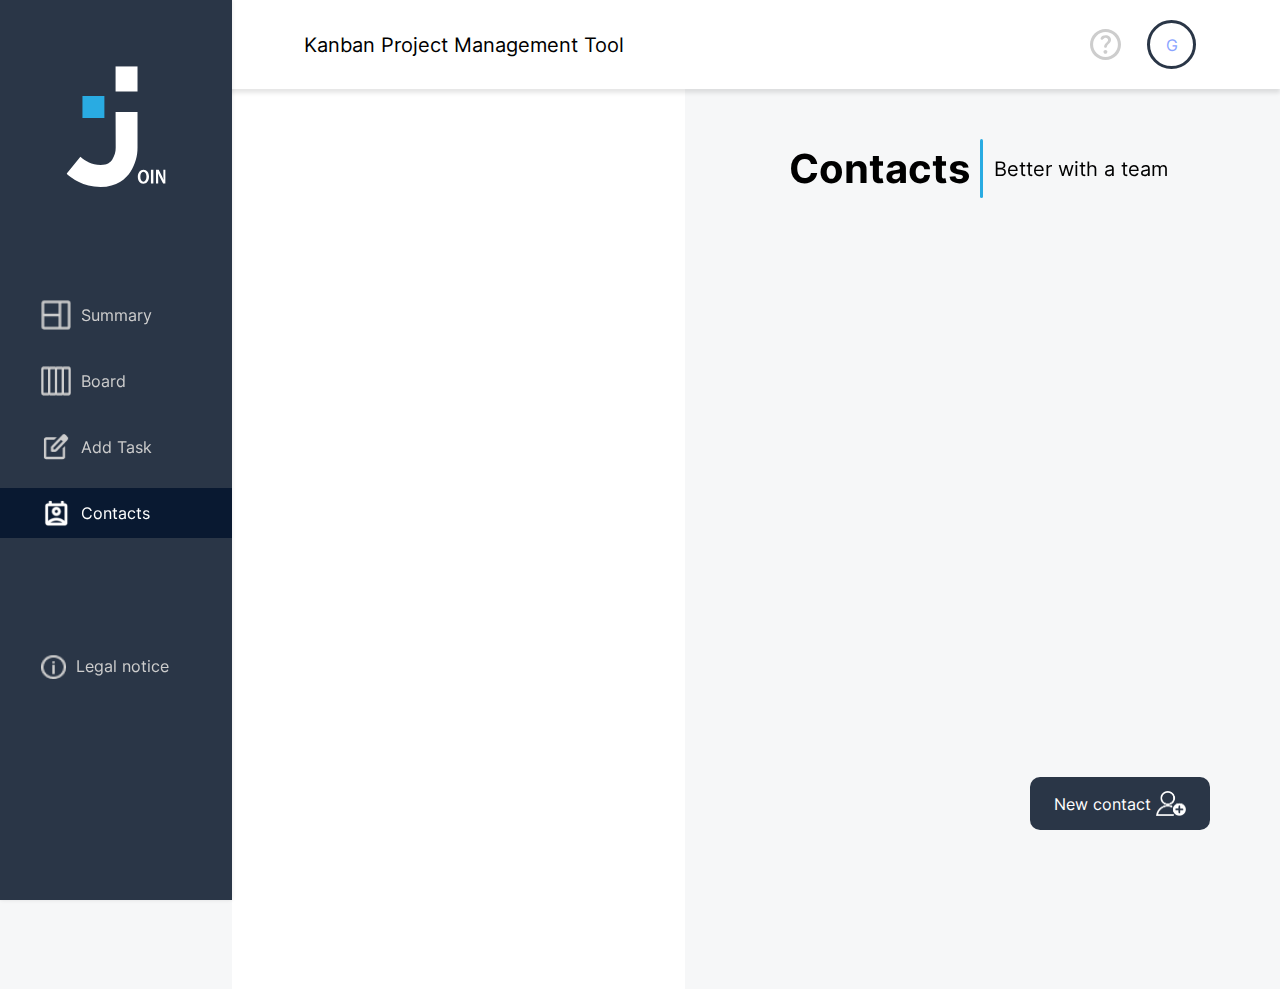
<file: contacts.html>
<!DOCTYPE html>
<html lang="en">
<head>
    <meta charset="UTF-8">
    <meta name="viewport" content="width=device-width, initial-scale=1.0">
    <link rel="shortcut icon" href="./assets/img/favicon.svg" type="image">
    <link rel="stylesheet" href="./assets/fonts.css">
    <link rel="stylesheet" href="./assets/contacts.css">
    <link rel="stylesheet" href="./assets/style.css">
    <script src="js/template_script2.js"></script>
    <script src="js/db_connect.js"></script>
    <script src="js/sign_up.js"></script>
    <script src="js/summary.js"></script>
    <script src="js/login.js"></script>
   
    <script src="./js/edit_contact.js"></script>
    <script src="./js/add_contact.js"></script>
    <script src="./js/logout.js"></script>
    <script src="./js/board.js"></script>
    <title>Contacts</title>
</head>

<body onload="init(); getContacts();">
    <div id="add-contakt-modal">
        <div class="add-contacts-container">
            
            <div class="add-contact-greeting-container">
                <img src="./assets/img/join-icon weiss.png">
                <h1><span id="header-add-edit">Add</span> contact</h1>
                <p id="header-text">Tasks are better with a team!</p>
                <hr class="add-contact-hr">
            </div>
            <div class="add-contact-form-container">
                <div id="contact-icon" class="contact-member-icon">
                    <img src="./assets/img/member-icon.png">
                </div>
                <div class="add-contact-form">
                    <div class="input-container">
                     <input id="contactName" type="text" name="contact_name" placeholder="Name" required>
                     <span id="contactNameError" class="error-message"></span>
                     <img class="add-contact-img" src="./assets/img/member-icon-klein.png" alt="">
                    </div>
                    <div class="input-container">
                     <input id="contactEmail" type="email" name="contact_email" placeholder="Email" required>
                     <span id="contactEmailError" class="error-message"></span>
                        <img class="add-contact-img" src="./assets/img/email-logo.png" alt="">
                    </div>
                    <div class="input-container">
                     <input id="contactPhone" type="text" name="contact_phone" placeholder="Phone" required>
                        <span id="contactPhoneError" class="error-message"></span>
                        <img class="add-contact-img" src="./assets/img/phone-icon.png" alt="">
                    </div>
                     <div id="btn-add" class="btn">
                        <button onclick="closeModal()" class="add-contact" >
                            Cancel
                            <img src="./assets/img/close-icon.png" alt="">
                        </button>
                        <button onclick="createContact()" class="create-contact" >
                            Create contact
                            <img src="./assets/img/chack-icon.png" alt="">
                        </button>
                     </div>
                     <div id="btn-edit" class="btn displaynone">
                            <div class="btn">
                                <button onclick="deleteContact(contact)" class="add-contact" >
                                    Delete  
                                </button>
                                <button onclick="saveContact(contact)" class="create-contact" >
                                    Save
                                </button>
                            </div>
                     </div> 
                </div>
            </div>
            <button onclick="closeModal()"  class="close">
                <img  class="close-icon" src="./assets/img/close-icon.png" alt="close-icon">
            </button>
        </div>
    </div>
<div w3-include-html="assets/templates/desktop_template.html"></div>
<div class="content" id="contakt-mobiel">
    <button onclick="openModalAddContakt()" class="contact-btn">
        <span class="btn-deskription">New contact</span>
        <img src="./assets/img/memberaddweiss.png">
    </button>
    <div class="contacts-content">

    <div id="contacts-list">
        
    </div>
    
    <div id="contact-m" class="contact">
        <div id="back-to-contancts" class="back">
            <img src="./assets/img/back-icon.png" alt="">
        </div>
        <div class="contact-header-title">
            <div class="contact-header-title-icon">Contacts</div>
            <hr class="contact-header-hr">
            <div class="contact-header-title-name">Better with a team</div>
        </div>
        <div id="contact-content">
       
    </div>
</div>
</div>
<script src="./js/variabels.js"></script>
</body>
</html>
</file>
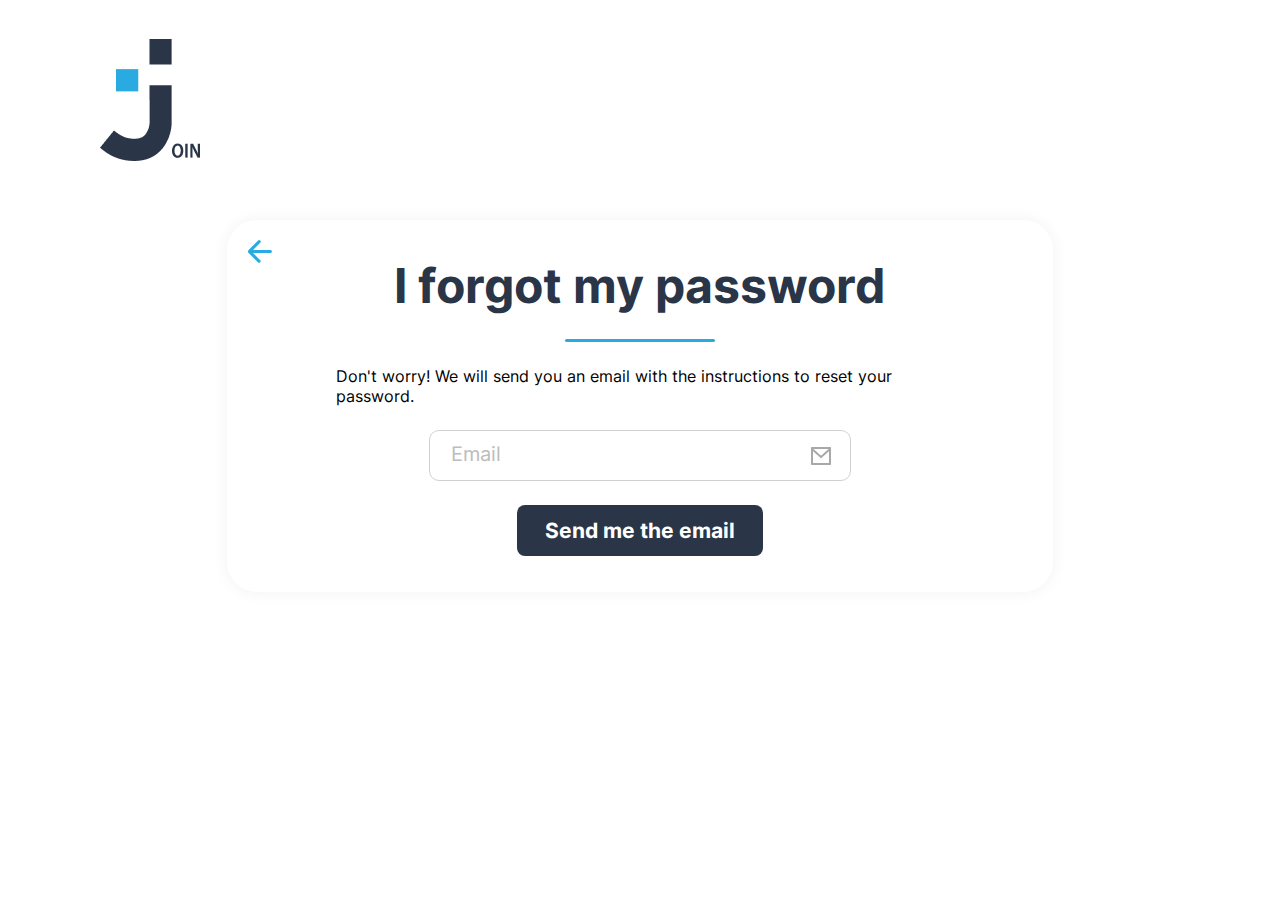
<file: forgotpassword.html>
<!DOCTYPE html>
<html lang="en">
<head>
    <meta charset="UTF-8">
    <meta name="viewport" content="width=device-width, initial-scale=1.0">
    <link rel="shortcut icon" href="./assets/img/favicon.svg" type="image">
    <link rel="stylesheet" href="./assets/fonts.css">
    <link rel="stylesheet" href="./assets/login.css">
    <script src="./js/sign_up.js"></script>
    <script src="./js/forgotpassword.js"></script>
    <script src="./js/db_connect.js"></script>
    <title>Join</title>
</head>
<body>
    <div class="header">
        <img src="./assets/img/join-logo-dunkel-klein.png" alt="logo Join">
    </div>
<div class="forgot-password">
    <div onclick="window.location.href = 'index.html'" class="back">
        <img src="./assets/img/back-icon.png" alt="back">
    </div>
    <h1>I forgot my password</h1>
    <hr class="hr">
    <p>Don't worry! We will send you an email with the instructions to reset your password.</p>
    <div class="input-container">
        <input id="resetEmail"  type="email" placeholder="Email">
        <span id="emailError" class="input-error"></span>
        <img class="login-img" src="./assets/img/email-logo.png" alt="email-logo">
    </div>
    <div class="login-submit">
        <button onclick="resetMail()" class="btn-login-singup signup-btn forgot-password-btn" id="submitButton" >Send me the email</button>
        <img class="success-image" id="successImage" src="./assets/img/dieemailist versendet.png" >
    </div>
</div>

<script src="./js/variabels.js"></script>
</body>
</html>
</file>
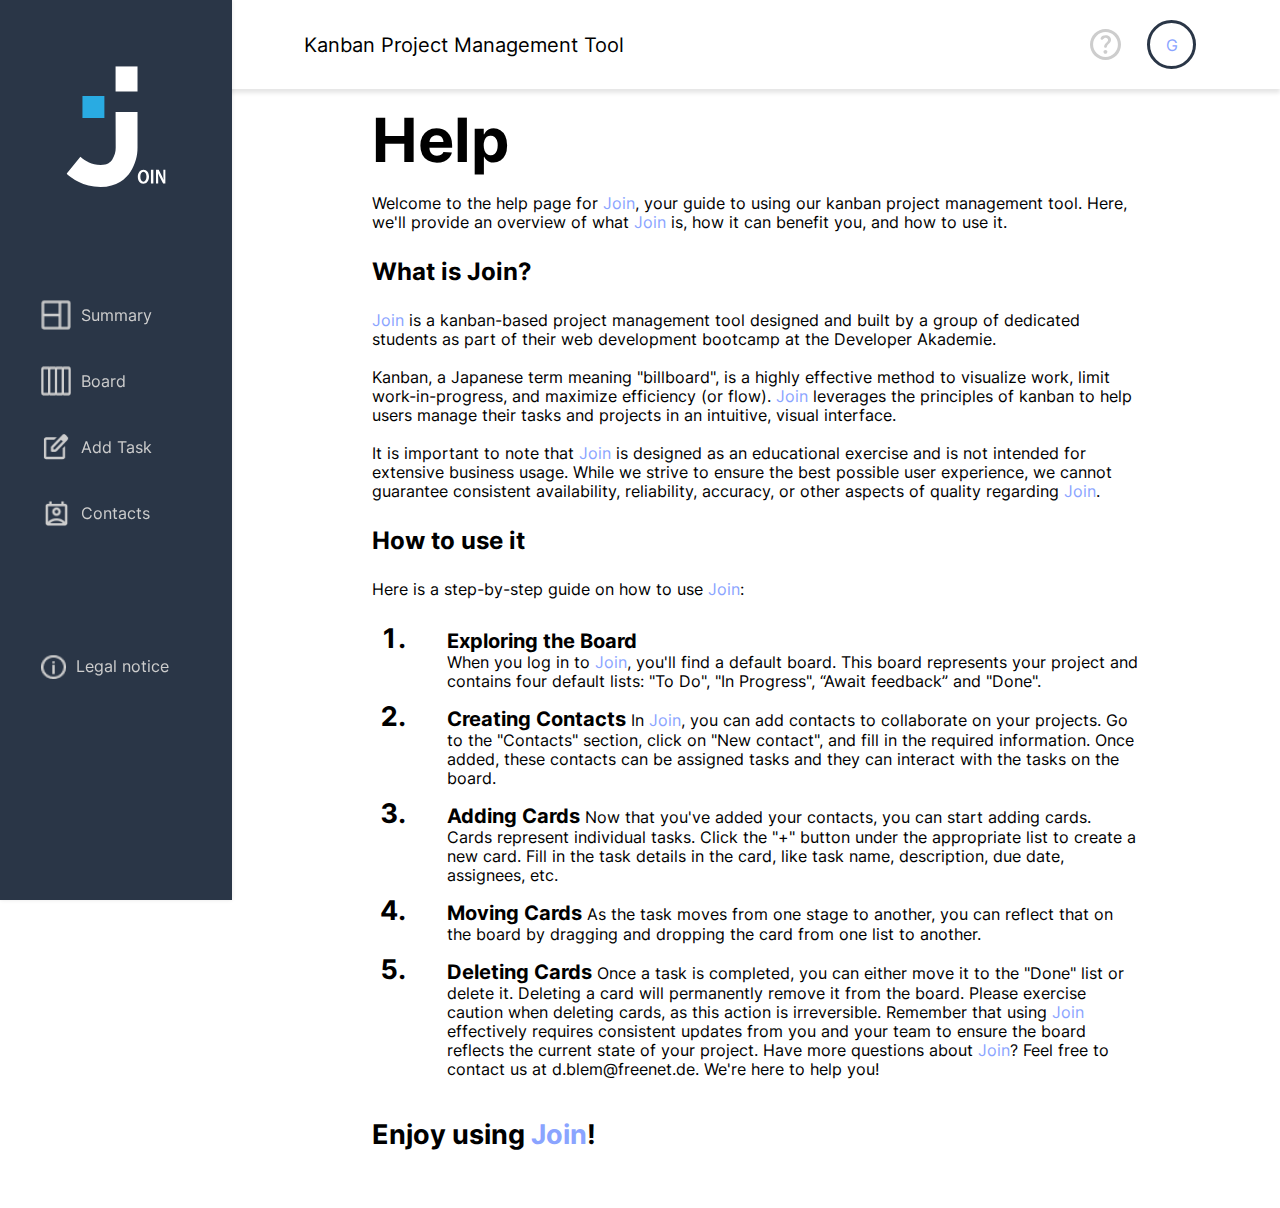
<file: help.html>
<!DOCTYPE html>
<html lang="en">

<head>
    <meta charset="UTF-8">
    <meta name="viewport" content="width=device-width, initial-scale=1.0">
    <title>Help</title>
    <link rel="stylesheet" href="assets/fonts.css">
    <link rel="stylesheet" href="assets/style.css">
    <link rel="stylesheet" href="assets/help.css">
    <link rel="shortcut icon" href="./assets/img/favicon.svg" type="image">
    <script src="js/template_script2.js"></script>
    <script src="js/db_connect.js"></script>
    <script src="js/sign_up.js"></script>
    <script src="js/login.js"></script>
    <script src="./js/logout.js"></script>
</head>

<body onload="init()">
    <div w3-include-html="assets/templates/desktop_template.html"></div>
    <main>
        <h1>Help</h1>

        <p>Welcome to the help page for <span class="join">Join</span>, your guide to using our kanban project management tool. Here, we'll provide an overview of what <span class="join">Join</span> is, how it can benefit you, and how to use it.</p>

        <h2>What is Join?</h2>
        <p><span class="join">Join</span> is a kanban-based project management tool designed and built by a group of dedicated students as part of their web development bootcamp at the Developer Akademie.

            <br><br>Kanban, a Japanese term meaning "billboard", is a highly effective method to visualize work, limit work-in-progress, and maximize efficiency (or flow). <span class="join">Join</span> leverages the principles of kanban to help users
            manage their tasks and projects in an intuitive, visual interface.

            <br><br>It is important to note that <span class="join">Join</span> is designed as an educational exercise and is not intended for extensive business usage. While we strive to ensure the best possible user experience, we cannot guarantee consistent
            availability, reliability, accuracy, or other aspects of quality regarding
            <span class="join">Join</span>.
        </p>

        <h2>How to use it</h2>
        <p>
            Here is a step-by-step guide on how to use <span class="join">Join</span>:
        </p>
        <ol>
            <li>
                <span class="captions">Exploring the Board</span> <br> When you log in to <span class="join">Join</span>, you'll find a default board. This board represents your project and contains four default lists: "To Do", "In Progress", “Await feedback”
                and "Done".
            </li>
            <li>
                <span class="captions">Creating Contacts</span> In <span class="join">Join</span>, you can add contacts to collaborate on your projects. Go to the "Contacts" section, click on "New contact", and fill in the required information. Once added,
                these contacts can be assigned tasks and they can interact with the tasks on the board.
            </li>
            <li>
                <span class="captions"> Adding Cards</span> Now that you've added your contacts, you can start adding cards. Cards represent individual tasks. Click the "+" button under the appropriate list to create a new card. Fill in the task details
                in the card, like task name, description, due date, assignees, etc.
            </li>
            <li>
                <span class="captions">Moving Cards</span> As the task moves from one stage to another, you can reflect that on the board by dragging and dropping the card from one list to another.
            </li>
            <li>
                <span class="captions">Deleting Cards</span> Once a task is completed, you can either move it to the "Done" list or delete it. Deleting a card will permanently remove it from the board. Please exercise caution when deleting cards, as this
                action is irreversible. Remember that using <span class="join">Join</span> effectively requires consistent updates from you and your team to ensure the board reflects the current state of your project. Have more questions about <span class="join">Join</span>?
                Feel free to contact us at d.blem@freenet.de. We're here to help you!
            </li>
        </ol>
        <p class="enjoy ">
            Enjoy using <span class="join">Join</span>!
        </p>

    </main>

</body>

</html>
</file>
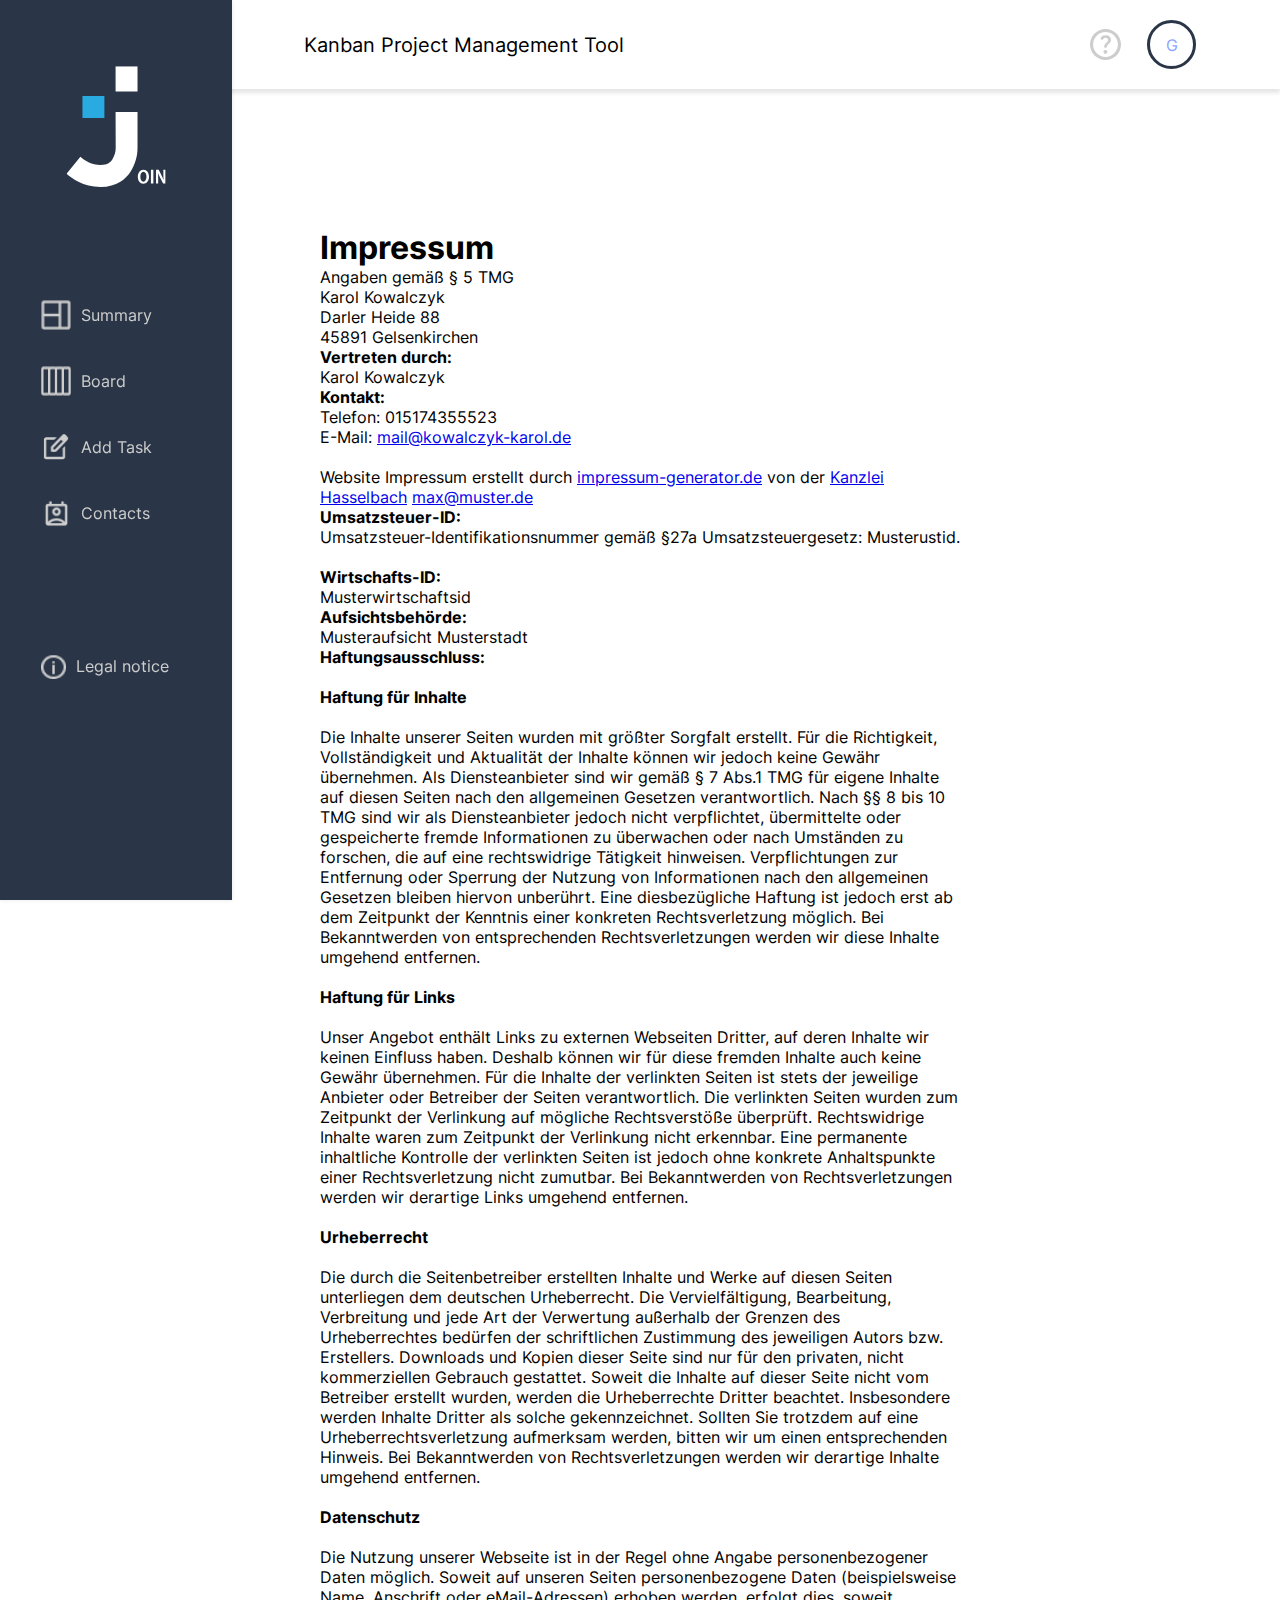
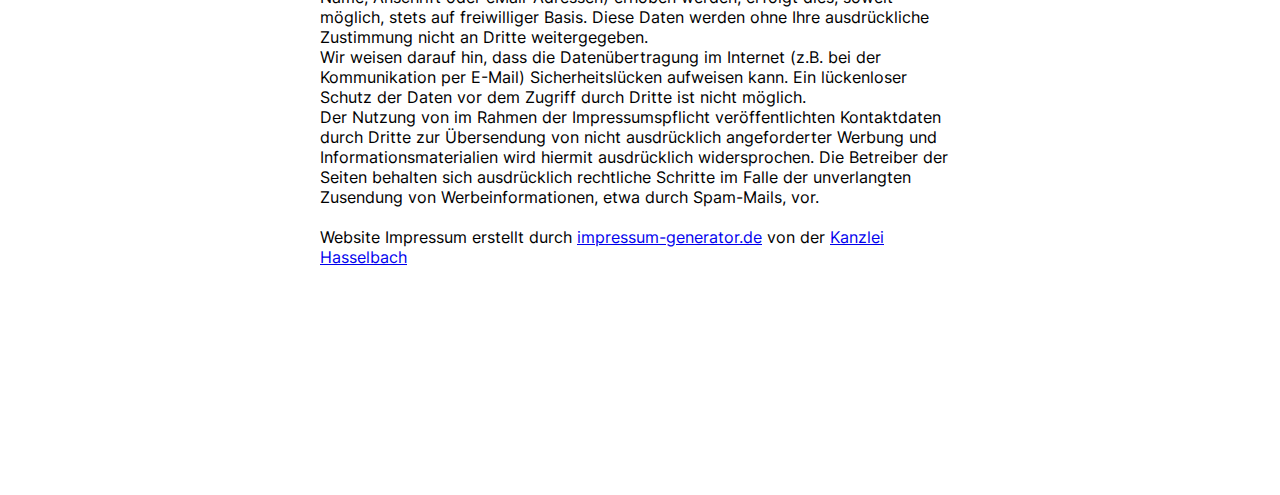
<file: legal_notice.html>
<!DOCTYPE html>
<html lang="en">

<head>
    <meta charset="UTF-8">
    <meta http-equiv="X-UA-Compatible" content="IE=edge">
    <meta name="viewport" content="width=device-width, initial-scale=1.0">
    <link rel="shortcut icon" href="./assets/img/favicon.svg" type="image">
    <link rel="stylesheet" href="./assets/fonts.css">
    <link rel="stylesheet" href="./assets/style.css">
    <link rel="stylesheet" href="assets/legal-notice.css">
    <script src="js/template_script2.js"></script>
    <script src="js/db_connect.js"></script>
    <script src="js/sign_up.js"></script>
    <script src="js/summary.js"></script>
    <script src="js/login.js"></script>
    <script src="./js/add_contact.js"></script>
    <script src="./js/edit_contact.js"></script>
    <script src="./js/board.js"></script>
    <script src="./js/logout.js"></script>

    <title>Legal Notice</title>
</head>

<body onload="init()">
    <div w3-include-html="assets/templates/desktop_template.html"></div>


    <div class='impressum'><h1>Impressum</h1><p>Angaben gemäß § 5 TMG</p><p>Karol Kowalczyk <br> 
        Darler Heide 88<br> 
        45891 Gelsenkirchen<br> 
        </p><p> <strong>Vertreten durch: </strong><br>
        Karol Kowalczyk<br>
        </p><p><strong>Kontakt:</strong> <br>
        Telefon: 015174355523<br>
        E-Mail: <a href='mailto:mail@kowalczyk-karol.de'>mail@kowalczyk-karol.de</a></br></p><br> 
        Website Impressum erstellt durch <a target="_blank" href="https://www.impressum-generator.de">impressum-generator.de</a> von der <a target="_blank" href="https://www.kanzlei-hasselbach.de/" rel="nofollow">Kanzlei Hasselbach</a>

         <a href='mailto:max@muster.de'>max@muster.de</a></br></p><p><strong>Umsatzsteuer-ID: </strong> <br>
        Umsatzsteuer-Identifikationsnummer gemäß §27a Umsatzsteuergesetz: Musterustid.<br><br>
        <strong>Wirtschafts-ID: </strong><br>
        Musterwirtschaftsid<br>
        </p><p><strong>Aufsichtsbehörde:</strong><br>
        Musteraufsicht Musterstadt<br></p><p><strong>Haftungsausschluss: </strong><br><br><strong>Haftung für Inhalte</strong><br><br>
        Die Inhalte unserer Seiten wurden mit größter Sorgfalt erstellt. Für die Richtigkeit, Vollständigkeit und Aktualität der Inhalte können wir jedoch keine Gewähr übernehmen. Als Diensteanbieter sind wir gemäß § 7 Abs.1 TMG für eigene Inhalte auf diesen Seiten nach den allgemeinen Gesetzen verantwortlich. Nach §§ 8 bis 10 TMG sind wir als Diensteanbieter jedoch nicht verpflichtet, übermittelte oder gespeicherte fremde Informationen zu überwachen oder nach Umständen zu forschen, die auf eine rechtswidrige Tätigkeit hinweisen. Verpflichtungen zur Entfernung oder Sperrung der Nutzung von Informationen nach den allgemeinen Gesetzen bleiben hiervon unberührt. Eine diesbezügliche Haftung ist jedoch erst ab dem Zeitpunkt der Kenntnis einer konkreten Rechtsverletzung möglich. Bei Bekanntwerden von entsprechenden Rechtsverletzungen werden wir diese Inhalte umgehend entfernen.<br><br><strong>Haftung für Links</strong><br><br>
        Unser Angebot enthält Links zu externen Webseiten Dritter, auf deren Inhalte wir keinen Einfluss haben. Deshalb können wir für diese fremden Inhalte auch keine Gewähr übernehmen. Für die Inhalte der verlinkten Seiten ist stets der jeweilige Anbieter oder Betreiber der Seiten verantwortlich. Die verlinkten Seiten wurden zum Zeitpunkt der Verlinkung auf mögliche Rechtsverstöße überprüft. Rechtswidrige Inhalte waren zum Zeitpunkt der Verlinkung nicht erkennbar. Eine permanente inhaltliche Kontrolle der verlinkten Seiten ist jedoch ohne konkrete Anhaltspunkte einer Rechtsverletzung nicht zumutbar. Bei Bekanntwerden von Rechtsverletzungen werden wir derartige Links umgehend entfernen.<br><br><strong>Urheberrecht</strong><br><br>
        Die durch die Seitenbetreiber erstellten Inhalte und Werke auf diesen Seiten unterliegen dem deutschen Urheberrecht. Die Vervielfältigung, Bearbeitung, Verbreitung und jede Art der Verwertung außerhalb der Grenzen des Urheberrechtes bedürfen der schriftlichen Zustimmung des jeweiligen Autors bzw. Erstellers. Downloads und Kopien dieser Seite sind nur für den privaten, nicht kommerziellen Gebrauch gestattet. Soweit die Inhalte auf dieser Seite nicht vom Betreiber erstellt wurden, werden die Urheberrechte Dritter beachtet. Insbesondere werden Inhalte Dritter als solche gekennzeichnet. Sollten Sie trotzdem auf eine Urheberrechtsverletzung aufmerksam werden, bitten wir um einen entsprechenden Hinweis. Bei Bekanntwerden von Rechtsverletzungen werden wir derartige Inhalte umgehend entfernen.<br><br><strong>Datenschutz</strong><br><br>
        Die Nutzung unserer Webseite ist in der Regel ohne Angabe personenbezogener Daten möglich. Soweit auf unseren Seiten personenbezogene Daten (beispielsweise Name, Anschrift oder eMail-Adressen) erhoben werden, erfolgt dies, soweit möglich, stets auf freiwilliger Basis. Diese Daten werden ohne Ihre ausdrückliche Zustimmung nicht an Dritte weitergegeben. <br>
        Wir weisen darauf hin, dass die Datenübertragung im Internet (z.B. bei der Kommunikation per E-Mail) Sicherheitslücken aufweisen kann. Ein lückenloser Schutz der Daten vor dem Zugriff durch Dritte ist nicht möglich. <br>
        Der Nutzung von im Rahmen der Impressumspflicht veröffentlichten Kontaktdaten durch Dritte zur Übersendung von nicht ausdrücklich angeforderter Werbung und Informationsmaterialien wird hiermit ausdrücklich widersprochen. Die Betreiber der Seiten behalten sich ausdrücklich rechtliche Schritte im Falle der unverlangten Zusendung von Werbeinformationen, etwa durch Spam-Mails, vor.<br>
        </p><br> 
        Website Impressum erstellt durch <a href="https://www.impressum-generator.de">impressum-generator.de</a> von der <a href="https://www.kanzlei-hasselbach.de/" rel="nofollow">Kanzlei Hasselbach</a>
         </div>
         

         <script src="./js/variabels.js"></script>
</body>
</html>
</file>
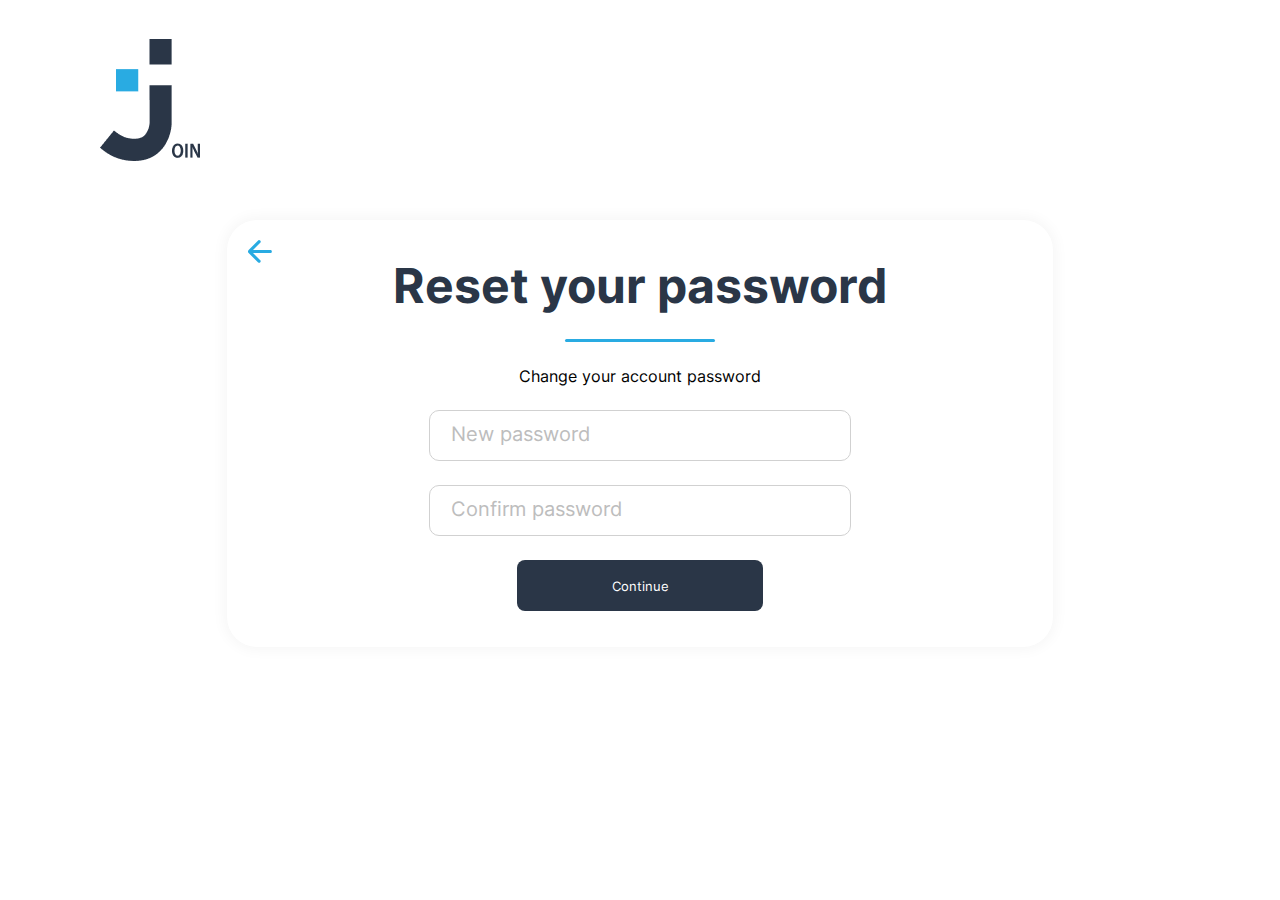
<file: newpassword.html>
<!DOCTYPE html>
<html lang="en">
<head>
    <meta charset="UTF-8">
    <meta name="viewport" content="width=device-width, initial-scale=1.0">
    <link rel="shortcut icon" href="./assets/img/favicon.svg" type="image">
    <link rel="stylesheet" href="./assets/fonts.css">
    <link rel="stylesheet" href="./assets/login.css">
    <script src="./js/sign_up.js"></script>
    <script src="./js/newpassword.js"></script>
    <script src="./js/db_connect.js"></script>
    
    <title>Join</title>
</head>
<body>
    <div class="header">
        <img src="./assets/img/join-logo-dunkel-klein.png" alt="logo Join">
    </div>
<div class="new-pw">
    <div onclick="window.location.href = 'index.html'" class="back">
        <img src="./assets/img/back-icon.png" alt="back">
    </div>
    <h1>Reset your password</h1>
    <hr class="form-hr">
    <p>Change your account password</p>
    <div class="input-container">
        <input id="newPw"  type="text" placeholder="New password" required>
        <p id="newPwError" class="input-error"></p>
    </div>
    <div class="input-container">
        <input id="confirm" type="text" placeholder="Confirm password" required>
        <p id="confirmError" class="input-error"></p>
    </div>    
    <div class="login-submit">
        <button id="submitButton" onclick="reset()" class="btn-login-singup forgot-password-btn" >Continue</button>
        <img id="successImage" class="success-image" src="./assets/img/pwresetet.png" >
    </div>
</div>

<script src="./js/variabels.js"></script>
</body>
</html>
</file>
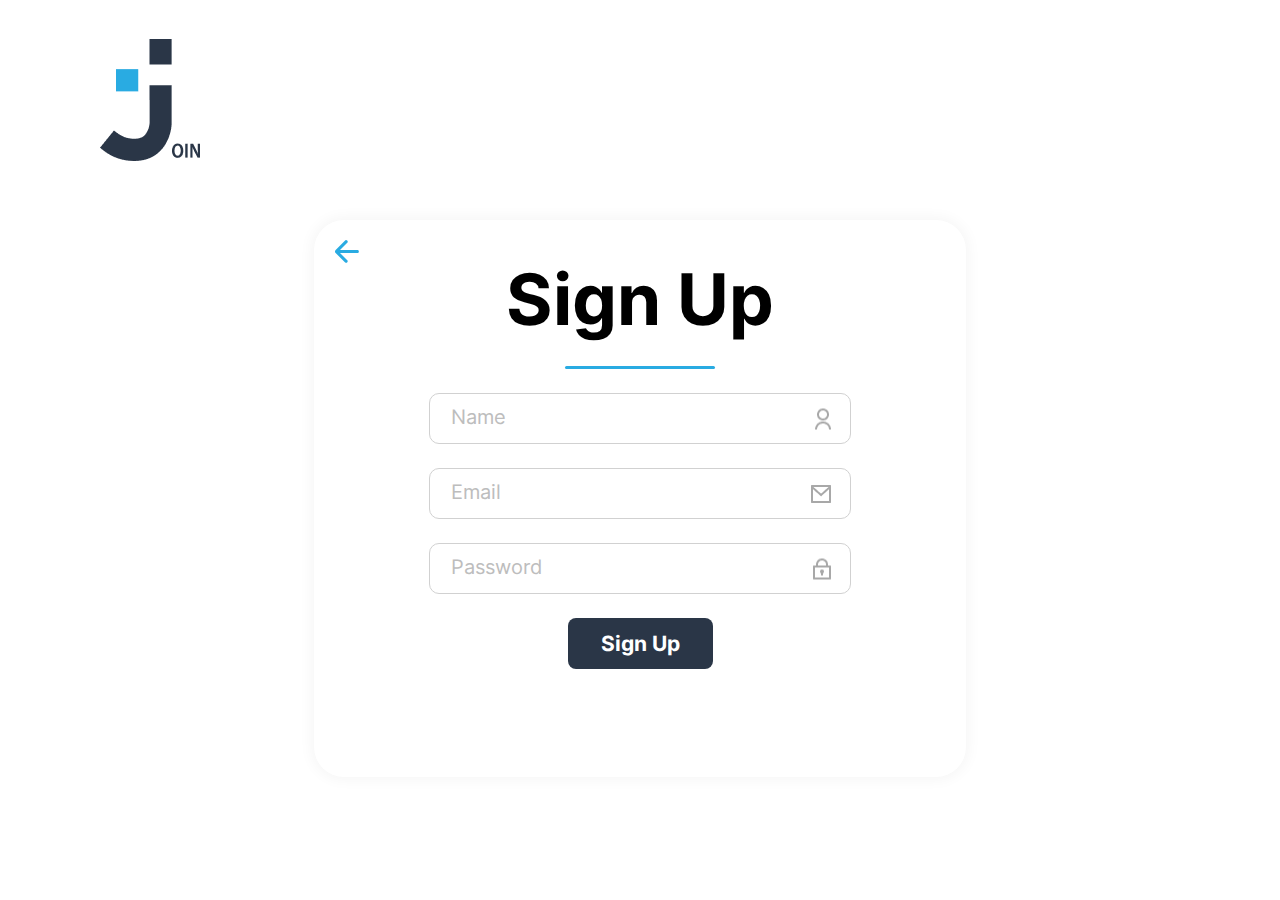
<file: signup.html>
<!DOCTYPE html>
<html lang="en">
<head>
    <meta charset="UTF-8">
    <meta name="viewport" content="width=device-width, initial-scale=1.0">
    <link rel="shortcut icon" href="./assets/img/favicon.svg" type="image">
    <link rel="stylesheet" href="./assets/fonts.css">
    <link rel="stylesheet" href="./assets/login.css">
    <script src="./js/db_connect.js"></script>
    <script src="./js/sign_up.js"></script>
    <title>Join</title>
</head>
<body>
    <div class="header">
        <img src="./assets/img/join-logo-dunkel-klein.png" alt="logo Join">
    </div>
<div class="sign-up-form">
    <div onclick="window.location.href = 'index.html'" class="back">
        <img src="./assets/img/back-icon.png" alt="back">
    </div>
    <h1>Sign Up</h1>
    <hr class="form-hr">
    <div class="input-container">
        <input type="text" id="signupName" name="name" placeholder="Name">
        <div id="nameError" class="input-error"></div>
        <img class="login-img" src="./assets/img/member-icon-klein.png" alt="name">
    </div>
    <div class="input-container">
        <input type="text" id="signupEmail" name="email" placeholder="Email">
        <div id="emailError" class="input-error"></div>
        <img class="login-img" src="./assets/img/email-logo.png" alt="email-logo">
    </div>

    <div class="input-container">
        <input type="password" id="signupPassword" name="password" placeholder="Password">
        <div id="passwordError" class="input-error"></div>
        <img class="login-img" src="./assets/img/schloss-logo.png" alt="password-logo">
     </div>  
    <div class="login-submit">
        <button onclick="loginSignUp()" id="loginButton" class="btn-login-singup signup-btn" >Sign Up</button>
        <img id="loginImage" src="./assets/img/erfolgreicheingelogt.png" style="display: none;">
    </div>
</div>
</body>

<script src="./js/variabels.js"></script>
</html>
</file>
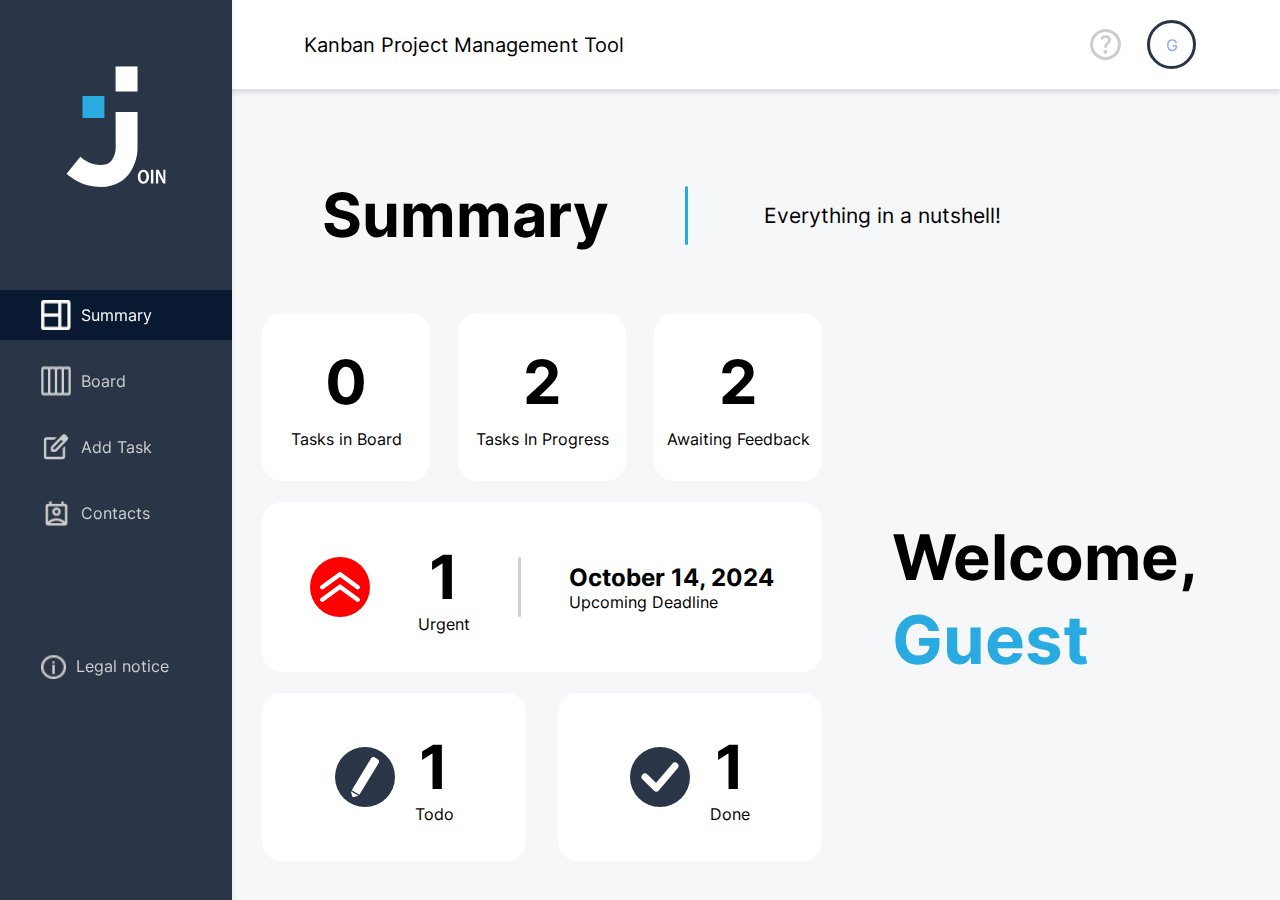
<file: summary.html>
<!DOCTYPE html>
<html lang="en">
<head>
    <meta charset="UTF-8">
    <meta http-equiv="X-UA-Compatible" content="IE=edge">
    <meta name="viewport" content="width=device-width, initial-scale=1.0">
    <link rel="shortcut icon" href="./assets/img/favicon.svg" type="image">
    <link rel="stylesheet" href="./assets/fonts.css">
    <link rel="stylesheet" href="./assets/summary.css">
    <link rel="stylesheet" href="./assets/style.css">
    <script src="js/template_script2.js"></script>
    <script src="js/db_connect.js"></script>
    <script src="js/sign_up.js"></script>
    <script src="js/summary.js"></script>
    <script src="js/login.js"></script>
    <script src="./js/add_contact.js"></script>
    <script src="./js/edit_contact.js"></script>
    <script src="./js/board.js"></script>
    <script src="./js/logout.js"></script>
    <title>Summary</title>
</head>
<body onload="init(); getTasksData()">
    <div w3-include-html="assets/templates/desktop_template.html"></div>
<div id="content-summary" class="content">
    <div class="summary-content">
    <div class="summary-haeder">
        <h1 class="summary-h1">Summary</h1>
        <hr class="summary-trenner">
        <p class="summary-p">Everything in a nutshell!</p>
    </div>
    <div class="summary-container">
        <div class="summary-body">
            <div class="summary-tasks">
                <div onclick="window.location.href = 'board.html'" class="summary-task">
                    <h1 id="task-in-board">0</h1>
                    <p>Tasks in 
                        Board</p>
                </div>
                <div onclick="window.location.href = 'board.html'" class="summary-task">
                    <h1 id="task-in-progress">2</h1>
                    <p>Tasks In
                        Progress</p>
                </div>
                <div onclick="window.location.href = 'board.html'" class="summary-task">
                    <h1 id="task-in-feedback">2</h1>
                    <p>Awaiting
                        Feedback</p>
                </div>
            </div>
            <div onclick="window.location.href = 'board.html'"  class="summary-date">
                    <div class="summary-icon-urgent">
                        <img src="./assets/img/urgent.svg" alt="">
                    </div>
                    <div class="summary-display">
                    <h1 id="task-urgent">1</h1>
                    <p>Urgent</p>
                </div>
                <hr class="summary-date-hr">
                <div>
                    <h2 id="urgent-date">October 14, 2024</h2>
                    <p>Upcoming Deadline</p>
                </div>
            </div>
            <div onclick="window.location.href = 'board.html'"  class="summary-todos">
                <div onclick="window.location.href = 'board.html'" class="summary-todo">
                    <div class="summary-todo-icon">
                        <img class="summary-todo-icon-stift" src="./assets/img/stift.svg" alt="">
                    </div>
                    <div class="summary-display">
                        <h1 id="task-todo">1</h1>
                        <p>Todo</p>
                    </div>
                </div>
                <div onclick="window.location.href = 'board.html'"  class="summary-todo">
                    <div class="summary-todo-icon">
                        <img  src="./assets/img/chack.svg" alt="">
                    </div>
                    <div class="summary-display">
                        <h1 id="task-done">1</h1>
                        <p>Done</p>
                    </div>
                </div>
            </div>
        </div>
        <div class="summary-greeting">
            <p class="summary-greeting-p"><b>Welcome,</b></p>
            <h2 id="summaryGreetingName" class="summary-greeting-h2">Guest</h2>
        </div>
    </div>

</div>
</div>

<script src="./js/variabels.js"></script>
</body>
</html>
</file>
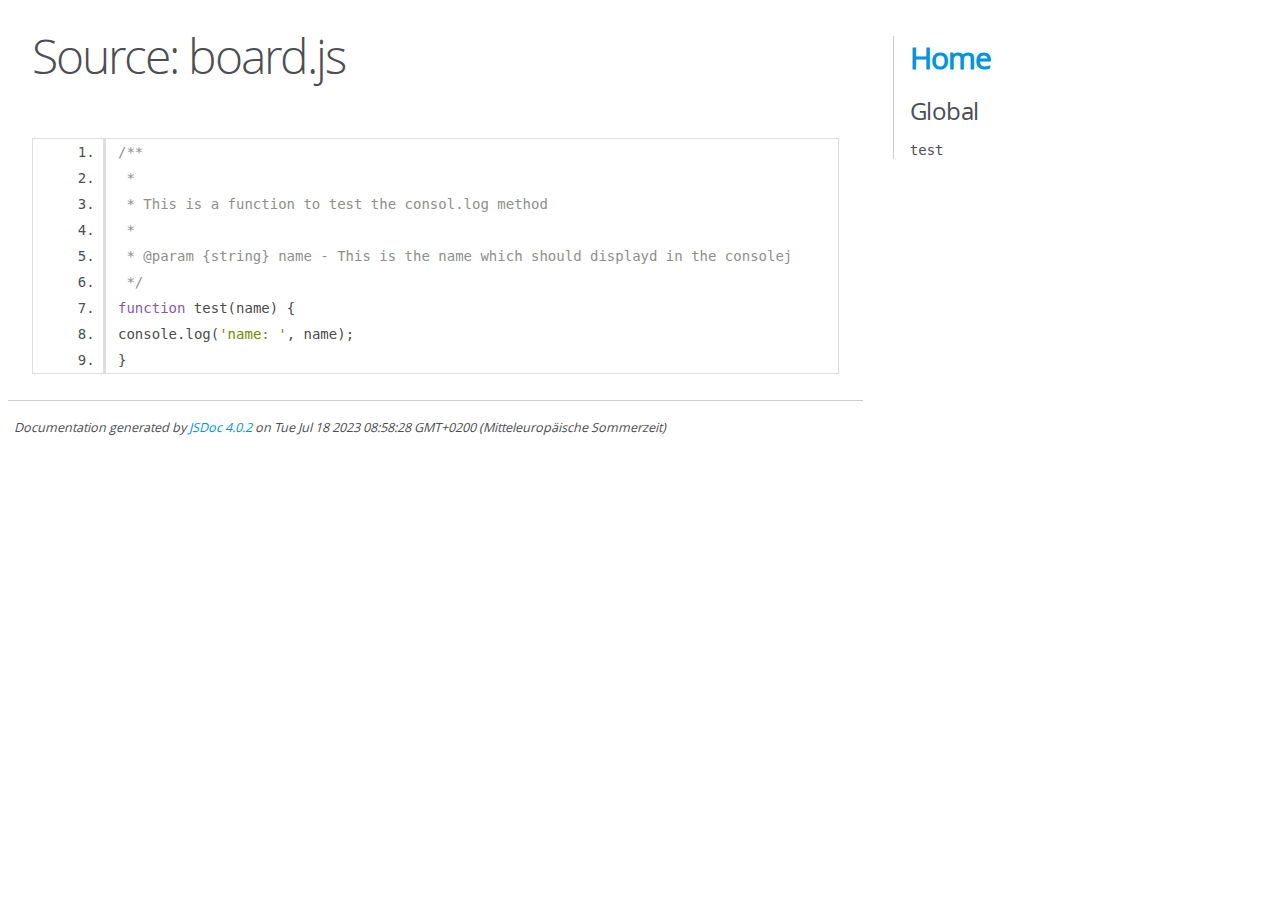
<file: src/board.js.html>
<!DOCTYPE html>
<html lang="en">
<head>
    <meta charset="utf-8">
    <title>JSDoc: Source: board.js</title>

    <script src="scripts/prettify/prettify.js"> </script>
    <script src="scripts/prettify/lang-css.js"> </script>
    <!--[if lt IE 9]>
      <script src="//html5shiv.googlecode.com/svn/trunk/html5.js"></script>
    <![endif]-->
    <link type="text/css" rel="stylesheet" href="styles/prettify-tomorrow.css">
    <link type="text/css" rel="stylesheet" href="styles/jsdoc-default.css">
</head>

<body>

<div id="main">

    <h1 class="page-title">Source: board.js</h1>

    



    
    <section>
        <article>
            <pre class="prettyprint source linenums"><code>/**
 * 
 * This is a function to test the consol.log method
 * 
 * @param {string} name - This is the name which should displayd in the consolej
 */
function test(name) {
console.log('name: ', name);
}</code></pre>
        </article>
    </section>




</div>

<nav>
    <h2><a href="index.html">Home</a></h2><h3>Global</h3><ul><li><a href="global.html#test">test</a></li></ul>
</nav>

<br class="clear">

<footer>
    Documentation generated by <a href="https://github.com/jsdoc/jsdoc">JSDoc 4.0.2</a> on Tue Jul 18 2023 08:58:28 GMT+0200 (Mitteleuropäische Sommerzeit)
</footer>

<script> prettyPrint(); </script>
<script src="scripts/linenumber.js"> </script>
</body>
</html>
</file>
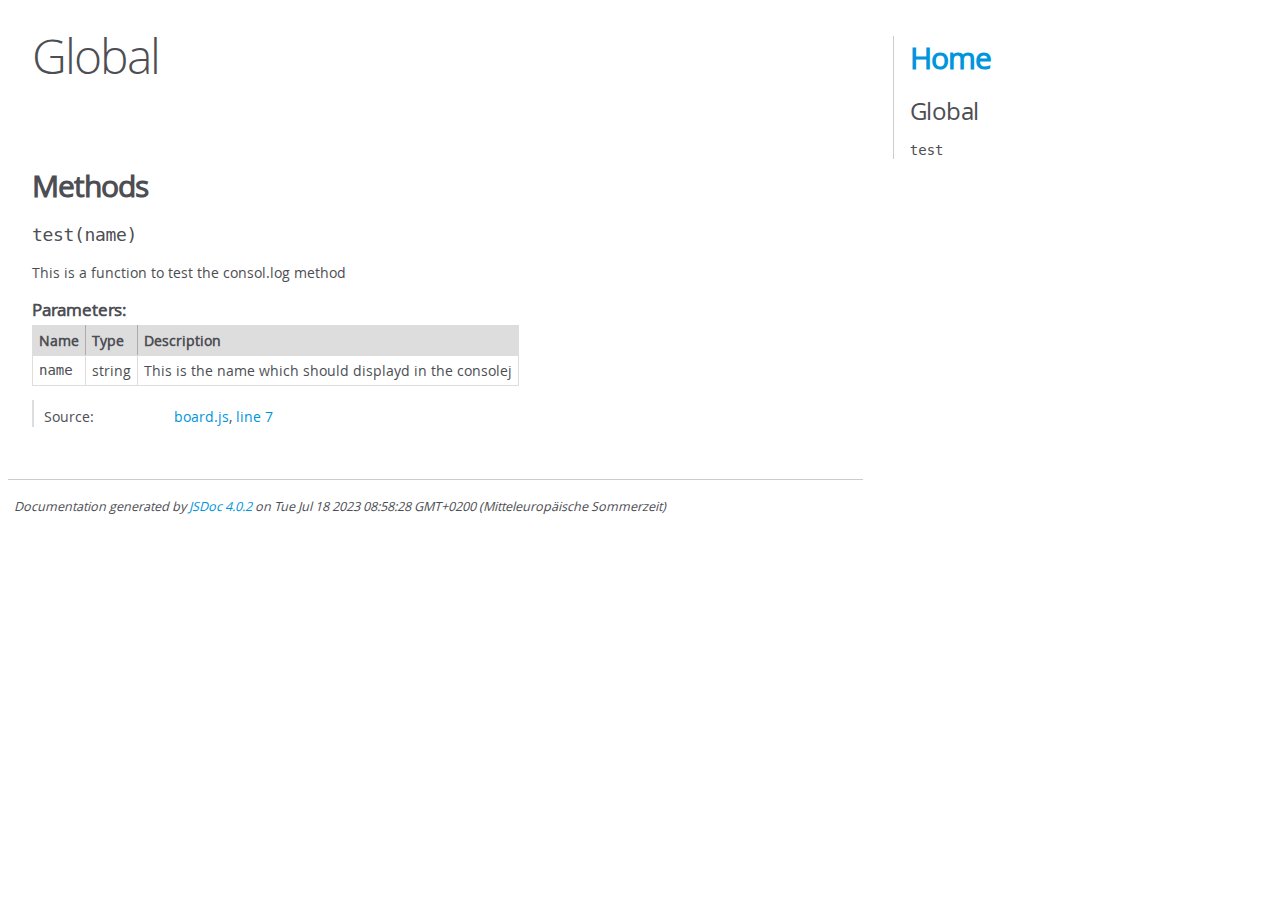
<file: src/global.html>
<!DOCTYPE html>
<html lang="en">
<head>
    <meta charset="utf-8">
    <title>JSDoc: Global</title>

    <script src="scripts/prettify/prettify.js"> </script>
    <script src="scripts/prettify/lang-css.js"> </script>
    <!--[if lt IE 9]>
      <script src="//html5shiv.googlecode.com/svn/trunk/html5.js"></script>
    <![endif]-->
    <link type="text/css" rel="stylesheet" href="styles/prettify-tomorrow.css">
    <link type="text/css" rel="stylesheet" href="styles/jsdoc-default.css">
</head>

<body>

<div id="main">

    <h1 class="page-title">Global</h1>

    




<section>

<header>
    
        <h2></h2>
        
    
</header>

<article>
    <div class="container-overview">
    
        

        


<dl class="details">

    

    

    

    

    

    

    

    

    

    

    

    

    

    

    

    
</dl>


        
    
    </div>

    

    

    

    

    

    

    

    
        <h3 class="subsection-title">Methods</h3>

        
            

    

    
    <h4 class="name" id="test"><span class="type-signature"></span>test<span class="signature">(name)</span><span class="type-signature"></span></h4>
    

    



<div class="description">
    This is a function to test the consol.log method
</div>









    <h5>Parameters:</h5>
    

<table class="params">
    <thead>
    <tr>
        
        <th>Name</th>
        

        <th>Type</th>

        

        

        <th class="last">Description</th>
    </tr>
    </thead>

    <tbody>
    

        <tr>
            
                <td class="name"><code>name</code></td>
            

            <td class="type">
            
                
<span class="param-type">string</span>


            
            </td>

            

            

            <td class="description last">This is the name which should displayd in the consolej</td>
        </tr>

    
    </tbody>
</table>






<dl class="details">

    

    

    

    

    

    

    

    

    

    

    

    

    
    <dt class="tag-source">Source:</dt>
    <dd class="tag-source"><ul class="dummy"><li>
        <a href="board.js.html">board.js</a>, <a href="board.js.html#line7">line 7</a>
    </li></ul></dd>
    

    

    

    
</dl>




















        
    

    

    
</article>

</section>




</div>

<nav>
    <h2><a href="index.html">Home</a></h2><h3>Global</h3><ul><li><a href="global.html#test">test</a></li></ul>
</nav>

<br class="clear">

<footer>
    Documentation generated by <a href="https://github.com/jsdoc/jsdoc">JSDoc 4.0.2</a> on Tue Jul 18 2023 08:58:28 GMT+0200 (Mitteleuropäische Sommerzeit)
</footer>

<script> prettyPrint(); </script>
<script src="scripts/linenumber.js"> </script>
</body>
</html>
</file>
<file: assets/fonts.css>
/* inter-100 - latin */
@font-face {
    font-display: swap; 
    font-family: 'Inter';
    font-style: normal;
    font-weight: 100;
    src: url('./fonts/inter-v12-latin-100.woff2') format('woff2'); 
  }
  /* inter-200 - latin */
  @font-face {
    font-display: swap; 
    font-family: 'Inter';
    font-style: normal;
    font-weight: 200;
    src: url('./fonts/inter-v12-latin-200.woff2') format('woff2'); 
  }
  /* inter-300 - latin */
  @font-face {
    font-display: swap; 
    font-family: 'Inter';
    font-style: normal;
    font-weight: 300;
    src: url('./fonts/inter-v12-latin-300.woff2') format('woff2'); 
  }
  /* inter-regular - latin */
  @font-face {
    font-display: swap; 
    font-family: 'Inter';
    font-style: normal;
    font-weight: 400;
    src: url('./fonts/inter-v12-latin-regular.woff2') format('woff2'); 
  }
  /* inter-500 - latin */
  @font-face {
    font-display: swap; 
    font-family: 'Inter';
    font-style: normal;
    font-weight: 500;
    src: url('./fonts/inter-v12-latin-500.woff2') format('woff2'); 
  }
  /* inter-600 - latin */
  @font-face {
    font-display: swap; 
    font-family: 'Inter';
    font-style: normal;
    font-weight: 600;
    src: url('./fonts/inter-v12-latin-600.woff2') format('woff2'); 
  }
  /* inter-700 - latin */
  @font-face {
    font-display: swap; 
    font-family: 'Inter';
    font-style: normal;
    font-weight: 700;
    src: url('./fonts/inter-v12-latin-700.woff2') format('woff2'); 
  }
  /* inter-800 - latin */
  @font-face {
    font-display: swap; 
    font-family: 'Inter';
    font-style: normal;
    font-weight: 800;
    src: url('./fonts/inter-v12-latin-800.woff2') format('woff2'); 
  }
  /* inter-900 - latin */
  @font-face {
    font-display: swap; 
    font-family: 'Inter';
    font-style: normal;
    font-weight: 900;
    src: url('./fonts/inter-v12-latin-900.woff2') format('woff2'); 
  }
  /* poppins-100 - latin */
@font-face {
  font-display: swap; 
  font-family: 'Poppins';
  font-style: normal;
  font-weight: 100;
  src: url('./fonts/poppins-v20-latin-100.woff2') format('woff2'); 
}
/* poppins-200 - latin */
@font-face {
  font-display: swap; 
  font-family: 'Poppins';
  font-style: normal;
  font-weight: 200;
  src: url('./fonts/poppins-v20-latin-200.woff2') format('woff2'); 
}
/* poppins-300 - latin */
@font-face {
  font-display: swap; 
  font-family: 'Poppins';
  font-style: normal;
  font-weight: 300;
  src: url('./fonts/poppins-v20-latin-300.woff2') format('woff2'); 
}
/* poppins-regular - latin */
@font-face {
  font-display: swap; 
  font-family: 'Poppins';
  font-style: normal;
  font-weight: 400;
  src: url('./fonts/poppins-v20-latin-regular.woff2') format('woff2'); 
}
/* poppins-500 - latin */
@font-face {
  font-display: swap; 
  font-family: 'Poppins';
  font-style: normal;
  font-weight: 500;
  src: url('./fonts/poppins-v20-latin-500.woff2') format('woff2'); 
}
/* poppins-600 - latin */
@font-face {
  font-display: swap; 
  font-family: 'Poppins';
  font-style: normal;
  font-weight: 600;
  src: url('./fonts/poppins-v20-latin-600.woff2') format('woff2'); 
}
/* poppins-700 - latin */
@font-face {
  font-display: swap; 
  font-family: 'Poppins';
  font-style: normal;
  font-weight: 700;
  src: url('./fonts/poppins-v20-latin-700.woff2') format('woff2'); 
}
/* poppins-800 - latin */
@font-face {
  font-display: swap; 
  font-family: 'Poppins';
  font-style: normal;
  font-weight: 800;
  src: url('./fonts/poppins-v20-latin-800.woff2') format('woff2'); 
}
/* poppins-900 - latin */
@font-face {
  font-display: swap; 
  font-family: 'Poppins';
  font-style: normal;
  font-weight: 900;
  src: url('./fonts/poppins-v20-latin-900.woff2') format('woff2'); /* Chrome 36+, Opera 23+, Firefox 39+, Safari 12+, iOS 10+ */
}
</file>
<file: assets/login.css>
* {
    box-sizing: border-box;
    margin: 0;
    font-family: 'Inter';
}

body {
    background-color: var(--background-white);
    width: 100%;
    height: 100vh;
    display: flex;
    flex-direction: column;
    justify-content: flex-start;
    align-items: center;
    gap: 20px;
}

h1 {
    font-size: 71px;
    font-weight: 700;
}

button {
    cursor: pointer;
}

::placeholder {
    font-family: 'Inter' !important;
    font-size: 20px !important;
    font-style: normal !important;
    font-weight: 400 !important;
    line-height: 24px !important;
}

.content-login {
    height: 100vh;
    display: flex;
    justify-content: center;
    align-items: center;
    flex-direction: column;
}

/*  move Image----------------- */

.img-container {
    position: absolute;
    top: calc(50% - 117px);
    left: calc(50% - 137px);
    width: 274px;
    transition: width 1s ease-in-out 500ms, top 1s ease-in-out 500ms, left 1s ease-in-out 500ms;
    display: flex;
    opacity: 1.0;
}

.img-container img {
    width: 274px;
    transition: width 1s ease-in-out 500ms;
    opacity: 1.0;
}

.img-container-mobile {
    position: absolute;
    top: calc(50% - 117px);
    left: calc(50% - 137px);
    width: 274px;
    display: flex;
    opacity: 1.0;
    transition: all 1s ease-in-out 500ms;
    z-index: 101;
}

.img-container-mobile img {
    width: 274px;
    transition: width 1s ease-in-out 500ms;
    opacity: 1.0;
    transition: all 1s ease-in-out 500ms;
    z-index: 101;
}


.movedContainer {
    width: 100px !important;
    top: 37px;
    left: 38px;
}

.movedImage {
    width: 100px !important;
}



/* helpers------------------- */

.opacity {
    opacity: 1.0 !important;
}

.opacity-none {
    opacity: 0.0 !important;
}

/* ------------------- */

.login-header {
    position: absolute;
    top: 67px;
    left: 199px;
    width: calc(100% - 199px);
    display: flex;
    justify-content: end;
    opacity: 0.0;
    transition: opacity 1s ease-in-out 500ms;
    margin-bottom: 50px;
}

.header {
    display: flex;
    justify-content: space-between;
    align-items: center;
    width: 100%;
    height: 100px;
    padding: 100px;
    background-color: var(--white);
}

.login-header-signup {
    padding-right: 122px;
    display: flex;
    align-items: center;
    gap: 35px;
}


.btn-login-singup {
    width: 91px;
    height: 51px;
}

.btn-login-singup:hover {
    background: var(--ligthblue);
    box-shadow: 0px 4px 4px 0px rgba(0, 0, 0, 0.25);
}


.btn-login {
    width: 91px;
    height: 51px;
}

.btn-login:hover {
    background: var(--ligthblue);
    box-shadow: 0px 4px 4px 0px rgba(0, 0, 0, 0.25);
}

/* -------------------- */
.form-container {
    display: flex;
    justify-content: center;
}

.login-form {
    opacity: 0.0;
    transition: opacity 1s ease-in-out 500ms;

    display: inline-flex;
    padding: 36px 109px;
    flex-direction: column;
    align-items: center;
    gap: 24px;

    border-radius: 30px;
    background: var(--white, #FFF);

    box-shadow: 0px 0px 14px 3px rgba(0, 0, 0, 0.04);
}

.input-headline {
    display: flex;
    flex-direction: column;
    align-items: center;
    gap: 16px;
}

button {
    background-color: #2A3647;
    border: none;
    border-radius: 8px;
    padding: 4px 16px;
    color: #FFFFFF;
    
}



.input-container {
    width: 422px;
    height: 51px;
    position: relative;
}

input {
    width: 100%;
    height: 100%;
    border-radius: 10px;
    border: 1px solid #D1D1D1;
    padding: 13px 21px;
    outline: none;
}

input::placeholder {
    font-size: 16px;
    font-weight: 400;
    line-height: 19px;
    color: #BDBDBD;
}

.login-img {
    position: absolute;
    right: 20px;
    top: 50%;
    transform: translateY(-50%);
}

.login-remember {
    width: 335px;
    display: flex;
    flex-direction: row;
    justify-content: space-between;
    align-items: center;
    gap: 10px;
}

.login-chackbox {
    width: 146px;
    display: flex;
    flex-direction: row;
}

.login-chakbox-insert {
    width: 50px;
    height: 18px;
    padding: 5px 5px;
}

label {
    width: 180px;
}

.login-link {
    text-decoration: none;
    color: #29ABE2;
    cursor: pointer;
}

.login-submit {
    width: 335px;
    display: flex;
    flex-direction: row;
    justify-content: space-evenly;
    align-items: center;
}

.login-guest {
    width: 151px;
    height: 51px;
    background-color: #FFFFFF;
    color: #2A3647;
    border: 1px solid #2A3647;
    padding: 4px 16px;
}

.sign-up-form {
    position: relative;
    width: 652px;
    height: 557px;
    display: flex;
    padding: 36px 109px;
    flex-direction: column;
    align-items: center;
    gap: 24px;
    border-radius: 30px;
    background: var(--white, #FFF);
    box-shadow: 0px 0px 14px 3px rgba(0, 0, 0, 0.04);
}

.signup-btn {
    width: 145px;
    height: 51px;
    font-size: 21px;
    font-weight: 700;
}

.signup-btn:hover {
    background-color: #29ABE2;
    box-shadow: 0px 4px 4px 0px rgba(0, 0, 0, 0.25);
}

@keyframes slideInFromRight {
    0% {
        transform: translateX(100%);
    }

    100% {
        transform: translateX(0);
    }
}

#loginImage {
    animation: slideInFromRight 1s;
}

.form-hr {
    width: 150px;
    height: 3px;
    border-radius: 3px;
    background-color: #29ABE2;
    border: none;
}

.hr {
    width: 150px;
    height: 3px;
    border-radius: 3px;
    background-color: #29ABE2;
    border: none;
}

.back {
    position: absolute;
    top: 20px;
    left: 20px;
    cursor: pointer;
}

.forgot-password {
    position: relative;
    width: 826px;
    display: inline-flex;
    padding: 36px 109px;
    flex-direction: column;
    align-items: center;
    gap: 24px;
    border-radius: 30px;
    background: var(--white, #FFF);
    box-shadow: 0px 0px 14px 3px rgba(0, 0, 0, 0.04);
}

.forgot-password h1 {
    font-size: 3rem;
    font-weight: 700;
    color: #2A3647;
}

.forgot-password-btn {
    width: 246px;
    height: 51px;
}

.forgot-password-btn:hover {
    background-color: #29ABE2;
    box-shadow: 0px 4px 4px 0px rgba(0, 0, 0, 0.25);
}


.success-image {
    display: none;
    width: 246px;
    object-fit: cover;
    opacity: 0;
    transition: opacity 0.5s ease-in-out;
}

.show {
    display: block;
    opacity: 1;
}

.new-pw {
    position: relative;
    width: 826px;
    display: inline-flex;
    padding: 36px 109px;
    flex-direction: column;
    align-items: center;
    gap: 24px;
    border-radius: 30px;
    background: var(--white, #FFF);
    box-shadow: 0px 0px 14px 3px rgba(0, 0, 0, 0.04);
}

.new-pw h1 {
    font-size: 3rem;
    font-weight: 700;
    color: #2A3647;
}

.bg-red {
    background-color: #d7626246;
}

/* footer-------------- */

.indexFooter {
    position: absolute;
    bottom: 40px;
    display: flex;
    gap: 16px;
    opacity: 0.0;
    transition: opacity 1s ease-in-out 500ms;
}

.indexFooter a {
    text-decoration: none;
}

.input-error {
    color: red;
    font-size: 0.8em;
}

.login-remember-content {
    display: flex;
    flex-direction: column;
    align-items: center;
    gap: 32px;
}


/* overlay-------------------- */

.loginOverlay {
    position: absolute;
    top: 0px;
    left: 0px;
    right: 0px;
    bottom: 0px;
    background-color: var(--darkblue);
    opacity: 1.0;
    transition: opacity 1s ease-in-out 500ms;
    z-index: 100;
}

.loginOverlayMobile {
    opacity: 0.0;
}


/* login responsive----------- */

/* mobile-version */
@media (max-width: 1000px) {

    .movedImage {
        width: 64px !important;
    }

    .login-form {
        position: absolute;
        top: 188px;
        width: 396px;
        width: 396px;
        padding: 32px 0px;
        gap: 32px;
    }

    .typo2t1 {
        font-family: 'Inter' !important;
        font-size: 47px !important;
        font-style: normal !important;
        font-weight: 700 !important;
        line-height: 56.4px !important;
    }

    .input-container {
        width: 364px;
    }

    .login-header {
        width: auto;
        top: 748px;
        left: calc(50% - 124px);
    }

    .login-header-signup {
        padding-right: 0px;
    }

    .indexFooter {
        bottom: 22px;

    }

    .login-submit {
        flex-direction: column;
        gap: 21px;
    }

    .btn-login {
        width: 180px;
    }

    .login-guest {
        width: 180px;
    }

    .login-remember {
        width: 100%;
        display: flex;
        flex-direction: column-reverse;
        justify-content: space-between;
        align-items: flex-start;
        gap: 16px;
        padding: 0px 100px;
    }

    .login-remember-content {
        display: flex;
        flex-direction: column;
        justify-content: left;
        gap: 32px;
        width: 90%;
    }
    .indexFooter{
        display: none;
    }
}

/* =======SignUpMobile========== */
@media (max-width: 1000px) {
    .login-form{
        width: 70%;
    }
    .sign-up-form {
        width: 70%;
    }

    .sign-up-form h1 {
        font-size: 3rem;
    }

    .forgot-password {
        width: 70%;
    }

    .forgot-password h1 {
        font-size: 3rem;
    }

    .new-pw {
        width: 70%;
    }

    .new-pw h1 {
        font-size: 3rem;
    }
}

@media (max-width: 600px) {
    .login-form{
        width: 90%;
    }
    .login-remember{
        padding-left: 30px;
    }
    .sign-up-form {
        width: 80%;
    }

    .sign-up-form h1 {
        font-size: 2rem;
    }

    .forgot-password {
        width: 80%;
    }

    .forgot-password h1 {
        font-size: 2rem;
        text-align: center;
    }

    .new-pw {
        width: 80%;
    }

    .new-pw h1 {
        font-size: 2rem;
    }
}

@media (max-width: 500px) {
    .sign-up-form {
        width: 90%;
        padding: 36px 30px;
    }

    .sign-up-form h1 {
        font-size: 1.5rem;
    }

    .input-container {
        width: 100%;
    }

    .forgot-password {
        width: 90%;
        padding: 36px 30px;
    }

    .forgot-password h1 {
        font-size: 1.5rem;
    }

    .new-pw {
        width: 90%;
        padding: 36px 30px;
    }

    .new-pw h1 {
        font-size: 1.5rem;
    }
}
@media (max-width: 400px) {
    .login-form {
        position: absolute;
        top: 147px;
        padding: 14px 0px;
        gap: 13px;
    }
    .login-header-signup{
        gap: 10px;
    }
    .login-header {
        width: auto;
        top: 660px;
        /* left: calc(50% - 124px); */
    }
    .input-headline{
        gap: 0px;
    }
    .typo2t1{
        font-size: 2rem!important;
    }
    .login-remember-content{
        gap: 8px;
    }
    .login-header{
        top: 590px;
    }
}
</file>
<file: assets/style.css>
:root {
    /* Hauptfarben */
    --background-white: #F6F7F8;
    --background-dark: #2A3647;
    --background-dark-active: #091931;
    --font-color-not-active: #CDCDCD;
    --background-dark-hover: #2A3D59;
    --background-grey-hover: #D1D1D1;
    /* choose color for dropdown */
    --lightblue: #8AA4FF;
    --red: #FF0000;
    --green: #2AD300;
    --orange: #FF8A00;
    --purple: #E200BE;
    --darkblue: #0038FF;
    /* font colors */
    --white: rgba(251, 251, 251);
    --black: rgba(0, 0, 0);
    --icon: rgb(168, 168, 168);
    /* background colors */
    --darkblue: #2a3647;
    --lightgrey: rgb(246, 247, 248);
    --ligthblue: rgb(41, 171, 226);
    /* button colors */
    --darkblueblue: rgb(9, 25, 49);
    /* Prio-colors */
    --prio-red: #FF3D00;
    --prio-orange: #FFA800;
    --prio-green: #7AE229;
}

* {
    box-sizing: border-box;
    margin: 0;
    font-family: 'Inter';
}


/* helpers------------------- */

.display-none {
    display: none !important;
}


/* typography---------------- */

.typo2Body {
    font-family: 'Inter';
    font-size: 16px;
    font-style: normal;
    font-weight: 400;
    line-height: 19.2px;
}

.typo2BodyV2 {
    font-family: 'Inter';
    font-size: 16px;
    font-style: normal;
    font-weight: 400;
}

.typoBtnLogin {
    font-family: 'Inter';
    font-size: 16px;
    font-style: normal;
    font-weight: 700;
    /* line-height: 19.2px; */
}

.typo2t6 {
    font-family: 'Inter';
    font-size: 20px;
    font-style: normal;
    font-weight: 400;
    line-height: 24px;
}

.typo2t1 {
    font-family: 'Inter';
    font-size: 61px;
    font-style: normal;
    font-weight: 700;
    line-height: 73.2px;
}

.txtBlack {
    color: var(--black)
}

.txtWhite {
    color: var(--white);
}

.txtGrey {
    color: var(--icon);
}


/*============== Main-Desktop-Template =================*/


/*=== Header === */

header {
    display: flex;
    align-items: center;
    justify-content: center;
    position: fixed;
    top: 0;
    left: 0;
    width: 100%;
    height: 89px;
    padding: 20px, 36px, 20px, 348px;
    background: white;
    box-shadow: 0px 4px 4px 0px #0000001A;
    z-index: 111;
}

.logo-img-mobile {
    display: none;
}

#temp-header-container {
    background-color: white;
    width: 90%;
    display: flex;
    align-items: center;
    justify-content: space-between;
}

header>div>span {
    margin-left: 240px;
    font-size: 20px;
    font-size: 20px;
    line-height: 24px;
    letter-spacing: 0em;
    text-align: left;
}

.temp-logout {
    display: flex;
    align-items: center;
    justify-content: center;
    gap: 26px;
    cursor: pointer;
}

.temp-vector-img {
    height: 31px;
    width: 31px;
}

.temp-logout-symbol {
    display: flex;
    align-items: center;
    justify-content: center;
    height: 49px;
    width: 49px;
    margin-right: 20px;
    border: 3px solid var(--background-dark);
    border-radius: 100%;
    color: var(--lightblue);
}

#logout {
    width: 91px;
    height: 41px;
    font-size: 16px;
    position: absolute;
    right: 100px;
    top: 100px;
    background-color: var(--background-dark);
    color: var(--background-white);
    border: none;
    padding: 4px 16px;
    border-radius: 14px 0px 14px 14px;
    display: flex;
    align-items: center;
    justify-content: center;
    cursor: pointer;
    transition: all 0.3s ease-in-out;
}

.hidden-logout-btn {
    top: 20px;
    opacity: 0;
    z-index: 999;
}


/* === NAV === */

nav {
    display: flex;
    flex-direction: column;
    align-items: center;
    position: fixed;
    left: 0;
    top: 0;
    width: 232px;
    height: 100vh;
    /* padding: 66px 20px 66px 20px; */
    gap: 103px;
    background-color: var(--background-dark);
    box-shadow: 0px 0px 4px 0px #0000001A;
    z-index: 112;
}

nav>img {
    margin-top: 66px;
    width: 100px;
    height: 121px;
}

#temp-reiter-container {
    display: flex;
    flex-direction: column;
    gap: 16px;
    width: 100%;
}

.temp-reiter-links {
    width: 150px;
    height: 50px;
    display: flex;
    justify-content: left;
    align-items: center;
    color: var(--font-color-not-active);
    display: flex;
    gap: 10px;
}

.temp-reiter {
    width: 100%;
    display: flex;
    align-items: center;
    justify-content: center;
    cursor: pointer;
}

.temp-reiter:hover {
    background-color: var(--background-dark-hover);
}

.temp-reiter:hover .temp-icon-hover-img {
    display: unset;
}

.temp-reiter:hover .temp-reiter-links {
    color: white;
}

.temp-icon-imgs {
    width: 30px;
    height: 30px;
}

.temp-icon-hover-img {
    display: none;
    z-index: 2;
    position: absolute;
}

#impressum-container {
    display: flex;
    flex-direction: column;
    gap: 30px;
    width: 100%;
}

#legal-notice-img {
    width: 25px;
    height: 25px;
}

.content {
    position: absolute;
    top: 89px;
    left: 232px;
    display: flex;
    z-index: 2;
}

.nav-mobile-container {
    display: none;
}

@media (max-width: 1024px) {
    nav {
        display: none;
    }
    header>div>span {
        display: none;
    }
    .logo-img-mobile {
        display: block;
        width: 30px;
        height: 30px;
        margin-right: 120px;
    }
    .logo-img-mobile img {
        width: 100%;
        height: 100%;
        margin-left: 20px;
    }
    #temp-header-container {
        display: flex;
        align-items: center;
        justify-content: flex-end;
    }
    .content {
        position: absolute;
        top: 0;
        left: 0;
        display: flex;
        z-index: 2;
    }
    .nav-mobile-container {
        display: flex;
        flex-direction: row;
        justify-content: space-evenly;
        align-items: center;
        position: fixed;
        bottom: 0;
        left: 0;
        width: 100%;
        height: 89px;
        padding: 20px, 36px, 20px, 348px;
        background: var(--background-dark);
        box-shadow: 0px 4px 4px 0px #0000001A;
        z-index: 112;
    }
    .nav-mobile-reiter {
        display: flex;
        flex-direction: column;
        align-items: center;
        justify-content: center;
        gap: 5px;
        color: var(--font-color-not-active);
    }
    .active {
        height: 80px;
        width: 80px;
        border-radius: 10px;
        background-color: var(--background-dark-active);
    }
}

@media (max-width: 700px) {
    .nav-mobile-reiter {
        width: 50px;
        height: 50px;
        object-fit: cover;
    }
    .nav-mobile-reiter>p {
        font-size: 10px;
    }
}
</file>
<file: src/styles/prettify-tomorrow.css>
/* Tomorrow Theme */
/* Original theme - https://github.com/chriskempson/tomorrow-theme */
/* Pretty printing styles. Used with prettify.js. */
/* SPAN elements with the classes below are added by prettyprint. */
/* plain text */
.pln {
  color: #4d4d4c; }

@media screen {
  /* string content */
  .str {
    color: #718c00; }

  /* a keyword */
  .kwd {
    color: #8959a8; }

  /* a comment */
  .com {
    color: #8e908c; }

  /* a type name */
  .typ {
    color: #4271ae; }

  /* a literal value */
  .lit {
    color: #f5871f; }

  /* punctuation */
  .pun {
    color: #4d4d4c; }

  /* lisp open bracket */
  .opn {
    color: #4d4d4c; }

  /* lisp close bracket */
  .clo {
    color: #4d4d4c; }

  /* a markup tag name */
  .tag {
    color: #c82829; }

  /* a markup attribute name */
  .atn {
    color: #f5871f; }

  /* a markup attribute value */
  .atv {
    color: #3e999f; }

  /* a declaration */
  .dec {
    color: #f5871f; }

  /* a variable name */
  .var {
    color: #c82829; }

  /* a function name */
  .fun {
    color: #4271ae; } }
/* Use higher contrast and text-weight for printable form. */
@media print, projection {
  .str {
    color: #060; }

  .kwd {
    color: #006;
    font-weight: bold; }

  .com {
    color: #600;
    font-style: italic; }

  .typ {
    color: #404;
    font-weight: bold; }

  .lit {
    color: #044; }

  .pun, .opn, .clo {
    color: #440; }

  .tag {
    color: #006;
    font-weight: bold; }

  .atn {
    color: #404; }

  .atv {
    color: #060; } }
/* Style */
/*
pre.prettyprint {
  background: white;
  font-family: Consolas, Monaco, 'Andale Mono', monospace;
  font-size: 12px;
  line-height: 1.5;
  border: 1px solid #ccc;
  padding: 10px; }
*/

/* Specify class=linenums on a pre to get line numbering */
ol.linenums {
  margin-top: 0;
  margin-bottom: 0; }

/* IE indents via margin-left */
li.L0,
li.L1,
li.L2,
li.L3,
li.L4,
li.L5,
li.L6,
li.L7,
li.L8,
li.L9 {
  /* */ }

/* Alternate shading for lines */
li.L1,
li.L3,
li.L5,
li.L7,
li.L9 {
  /* */ }
</file>
<file: src/styles/jsdoc-default.css>
@font-face {
    font-family: 'Open Sans';
    font-weight: normal;
    font-style: normal;
    src: url('../fonts/OpenSans-Regular-webfont.eot');
    src:
        local('Open Sans'),
        local('OpenSans'),
        url('../fonts/OpenSans-Regular-webfont.eot?#iefix') format('embedded-opentype'),
        url('../fonts/OpenSans-Regular-webfont.woff') format('woff'),
        url('../fonts/OpenSans-Regular-webfont.svg#open_sansregular') format('svg');
}

@font-face {
    font-family: 'Open Sans Light';
    font-weight: normal;
    font-style: normal;
    src: url('../fonts/OpenSans-Light-webfont.eot');
    src:
        local('Open Sans Light'),
        local('OpenSans Light'),
        url('../fonts/OpenSans-Light-webfont.eot?#iefix') format('embedded-opentype'),
        url('../fonts/OpenSans-Light-webfont.woff') format('woff'),
        url('../fonts/OpenSans-Light-webfont.svg#open_sanslight') format('svg');
}

html
{
    overflow: auto;
    background-color: #fff;
    font-size: 14px;
}

body
{
    font-family: 'Open Sans', sans-serif;
    line-height: 1.5;
    color: #4d4e53;
    background-color: white;
}

a, a:visited, a:active {
    color: #0095dd;
    text-decoration: none;
}

a:hover {
    text-decoration: underline;
}

header
{
    display: block;
    padding: 0px 4px;
}

tt, code, kbd, samp {
    font-family: Consolas, Monaco, 'Andale Mono', monospace;
}

.class-description {
    font-size: 130%;
    line-height: 140%;
    margin-bottom: 1em;
    margin-top: 1em;
}

.class-description:empty {
    margin: 0;
}

#main {
    float: left;
    width: 70%;
}

article dl {
    margin-bottom: 40px;
}

article img {
  max-width: 100%;
}

section
{
    display: block;
    background-color: #fff;
    padding: 12px 24px;
    border-bottom: 1px solid #ccc;
    margin-right: 30px;
}

.variation {
    display: none;
}

.signature-attributes {
    font-size: 60%;
    color: #aaa;
    font-style: italic;
    font-weight: lighter;
}

nav
{
    display: block;
    float: right;
    margin-top: 28px;
    width: 30%;
    box-sizing: border-box;
    border-left: 1px solid #ccc;
    padding-left: 16px;
}

nav ul {
    font-family: 'Lucida Grande', 'Lucida Sans Unicode', arial, sans-serif;
    font-size: 100%;
    line-height: 17px;
    padding: 0;
    margin: 0;
    list-style-type: none;
}

nav ul a, nav ul a:visited, nav ul a:active {
    font-family: Consolas, Monaco, 'Andale Mono', monospace;
    line-height: 18px;
    color: #4D4E53;
}

nav h3 {
    margin-top: 12px;
}

nav li {
    margin-top: 6px;
}

footer {
    display: block;
    padding: 6px;
    margin-top: 12px;
    font-style: italic;
    font-size: 90%;
}

h1, h2, h3, h4 {
    font-weight: 200;
    margin: 0;
}

h1
{
    font-family: 'Open Sans Light', sans-serif;
    font-size: 48px;
    letter-spacing: -2px;
    margin: 12px 24px 20px;
}

h2, h3.subsection-title
{
    font-size: 30px;
    font-weight: 700;
    letter-spacing: -1px;
    margin-bottom: 12px;
}

h3
{
    font-size: 24px;
    letter-spacing: -0.5px;
    margin-bottom: 12px;
}

h4
{
    font-size: 18px;
    letter-spacing: -0.33px;
    margin-bottom: 12px;
    color: #4d4e53;
}

h5, .container-overview .subsection-title
{
    font-size: 120%;
    font-weight: bold;
    letter-spacing: -0.01em;
    margin: 8px 0 3px 0;
}

h6
{
    font-size: 100%;
    letter-spacing: -0.01em;
    margin: 6px 0 3px 0;
    font-style: italic;
}

table
{
    border-spacing: 0;
    border: 0;
    border-collapse: collapse;
}

td, th
{
    border: 1px solid #ddd;
    margin: 0px;
    text-align: left;
    vertical-align: top;
    padding: 4px 6px;
    display: table-cell;
}

thead tr
{
    background-color: #ddd;
    font-weight: bold;
}

th { border-right: 1px solid #aaa; }
tr > th:last-child { border-right: 1px solid #ddd; }

.ancestors, .attribs { color: #999; }
.ancestors a, .attribs a
{
    color: #999 !important;
    text-decoration: none;
}

.clear
{
    clear: both;
}

.important
{
    font-weight: bold;
    color: #950B02;
}

.yes-def {
    text-indent: -1000px;
}

.type-signature {
    color: #aaa;
}

.name, .signature {
    font-family: Consolas, Monaco, 'Andale Mono', monospace;
}

.details { margin-top: 14px; border-left: 2px solid #DDD; }
.details dt { width: 120px; float: left; padding-left: 10px;  padding-top: 6px; }
.details dd { margin-left: 70px; }
.details ul { margin: 0; }
.details ul { list-style-type: none; }
.details li { margin-left: 30px; padding-top: 6px; }
.details pre.prettyprint { margin: 0 }
.details .object-value { padding-top: 0; }

.description {
    margin-bottom: 1em;
    margin-top: 1em;
}

.code-caption
{
    font-style: italic;
    font-size: 107%;
    margin: 0;
}

.source
{
    border: 1px solid #ddd;
    width: 80%;
    overflow: auto;
}

.prettyprint.source {
    width: inherit;
}

.source code
{
    font-size: 100%;
    line-height: 18px;
    display: block;
    padding: 4px 12px;
    margin: 0;
    background-color: #fff;
    color: #4D4E53;
}

.prettyprint code span.line
{
  display: inline-block;
}

.prettyprint.linenums
{
  padding-left: 70px;
  -webkit-user-select: none;
  -moz-user-select: none;
  -ms-user-select: none;
  user-select: none;
}

.prettyprint.linenums ol
{
  padding-left: 0;
}

.prettyprint.linenums li
{
  border-left: 3px #ddd solid;
}

.prettyprint.linenums li.selected,
.prettyprint.linenums li.selected *
{
  background-color: lightyellow;
}

.prettyprint.linenums li *
{
  -webkit-user-select: text;
  -moz-user-select: text;
  -ms-user-select: text;
  user-select: text;
}

.params .name, .props .name, .name code {
    color: #4D4E53;
    font-family: Consolas, Monaco, 'Andale Mono', monospace;
    font-size: 100%;
}

.params td.description > p:first-child,
.props td.description > p:first-child
{
    margin-top: 0;
    padding-top: 0;
}

.params td.description > p:last-child,
.props td.description > p:last-child
{
    margin-bottom: 0;
    padding-bottom: 0;
}

.disabled {
    color: #454545;
}
</file>
<file: assets/add_task.css>
:root {
    /* choose color for dropdown */
    --lightblue: #8AA4FF;
    --red: #FF0000;
    --green: #2AD300;
    --orange: #FF8A00;
    --purple: #E200BE;
    --darkblue: #0038FF;
    --mint: #1FD7C1;
    --pink: #FC71FF;
}


/* classes for the small color circles */

.circle-pink {
    height: 20px;
    width: 20px;
    border-radius: 50%;
    background-color: var(--pink);
}

.circle-mint {
    height: 20px;
    width: 20px;
    border-radius: 50%;
    background-color: var(--mint);
}

.circle-lightblue {
    height: 20px;
    width: 20px;
    border-radius: 50%;
    background-color: var(--lightblue);
}

.circle-red {
    height: 20px;
    width: 20px;
    border-radius: 50%;
    background-color: var(--red);
}

.circle-green {
    height: 20px;
    width: 20px;
    border-radius: 50%;
    background-color: var(--green);
}

.circle-orange {
    height: 20px;
    width: 20px;
    border-radius: 50%;
    background-color: var(--orange);
}

.circle-purple {
    height: 20px;
    width: 20px;
    border-radius: 50%;
    background-color: var(--purple);
}

.circle-darkblue {
    height: 20px;
    width: 20px;
    border-radius: 50%;
    background-color: var(--darkblue);
}


/* ======================================================= */


/* Add task */

* {
    box-sizing: border-box;
    margin: 0;
}

.displayNone {
    display: none;
}

body {
    background: var(--background-white);
}

main {
    height: 100vh;
    width: 100%;
    display: flex;
    align-items: center;
    justify-content: center;
    position: relative;
}

#options {
    position: relative;
    display: flex;
    align-items: center;
    gap: 128px;
}

#left-side {
    position: relative;
    display: flex;
    flex-direction: column;
    align-items: flex-start;
    gap: 14px;
    ;
}

#right-side {
    display: flex;
    flex-direction: column;
    align-items: flex-start;
    gap: 14px;
    ;
}

.headline-container {
    width: 100%;
    display: flex;
}

.headline-container2 {
    opacity: 0;
}

.headline {
    font-family: 'Inter';
    font-size: 61px;
    font-weight: 700;
    line-height: 73px;
    text-align: left;
}


/* Frame 38 */

#left-side {
    display: flex;
    flex-direction: column;
    align-items: flex-start;
    gap: 14px;
    width: 422px;
    height: 501px;
}


/* Title V1 */

.addTaskTitle {
    display: flex;
    flex-direction: column;
    align-items: flex-start;
    gap: 8px;
    width: 422px;
    height: 102px;
}

.captions {
    font-family: 'Inter';
    font-style: normal;
    font-weight: 400;
    font-size: 20px;
    line-height: 24px;
    color: #000000;
}


/* t7 */

.is-required {
    font-family: 'Poppins';
    font-style: normal;
    font-weight: 400;
    font-size: 12px;
    line-height: 14px;
    color: red;
}


/* Description v1 */

.addTaskDescription {
    display: flex;
    flex-direction: column;
    align-items: flex-start;
    gap: 8px;
    width: 422px;
    height: 171px;
    position: relative;
}


/* Frame 17 */

.textarea-container {
    display: flex;
    flex-direction: row;
    align-items: flex-start;
    padding: 18px 21px;
    gap: 10px;
    width: 422px;
    height: 119px;
    background: #FFFFFF;
    border: 1px solid #D1D1D1;
    border-radius: 10px;
}

.textareaFrame {
    width: 100%;
    height: 100%;
    border: none;
    outline: none;
    resize: none;
    overflow: hidden;
    padding: 0px;
}


/* Category v1 */


/* ===============Dropdown ================== */

.addTaskDropdown {
    display: flex;
    flex-direction: column;
    align-items: flex-start;
    gap: 8px;
    width: 422px;
    margin-bottom: 16px;
}

.input-container {
    display: flex;
    align-items: center;
    justify-content: center;
    width: 422px;
    height: 51px;
    padding: 6px 21px;
    border-radius: 10px;
    border: 1px solid #D1D1D1;
    background: #FFF;
    cursor: pointer;
}

.circle-lightblue {
    height: 20px;
    width: 20px;
    border-radius: 50%;
    background-color: var(--lightblue);
}

.dropdown {
    display: flex;
    flex-direction: column;
    gap: 0px;
    justify-content: left;
    min-height: 51px;
    height: 51px;
    min-width: 422px;
    border: 2px solid var(--background-grey-hover);
    border-radius: 10px;
    background-color: white;
    overflow: hidden;
    z-index: 2;
    transition: 100ms ease-in-out;
}

.dropdown {
    -ms-overflow-style: none;
    /* IE and Edge */
    scrollbar-width: none;
    /* Firefox */
}

.dropdown::-webkit-scrollbar {
    display: none;
}


/* set heigh to open and close the dropdown menu */

.dropdown-category {
    /* height: 204px; */
    height: 51px;
}

#select-box {
    width: 100%;
    z-index: 3;
}

.dropdown-start-text {
    display: flex;
    align-items: center;
    justify-content: space-between;
    width: 100%;
    z-index: 9;
    /* display: ; */
}

#input-container {
    display: flex;
    justify-content: flex-end;
    width: 100%;
    z-index: 5;
}

#input-container:hover {
    background-color: unset !important;
}

.check-container {
    position: absolute;
    display: flex;
    height: 31px;
    width: 66px;
    gap: 9px;
    z-index: 10;
}

#colors-container {
    display: flex;
    gap: 14px;
    border: none;
}

input[type="radio"] {
    display: none;
}

input[type="radio"]:checked+label {
    box-shadow: 0px 4px 4px 0px #00000040;
}

.color-circle {
    height: 20px;
    width: 20px;
    border: 2px solid white;
    border-radius: 50%;
    cursor: pointer;
}

.color-circle:hover {
    box-shadow: 0px 4px 4px 0px #00000040;
}

.dropdown-content {
    display: flex;
    flex-direction: column;
    gap: 2px;
    height: 100%;
    z-index: 0;
}

.category {
    display: flex;
    width: 100%;
}

.dropdown-option {
    width: 100%;
    padding: 12px 21px;
    display: flex;
    align-items: center;
    gap: 10px;
    cursor: pointer;
}

.dropdown-option:hover {
    background-color: var(--background-grey-hover);
}

.dropdown-start-text:hover {
    background-color: unset;
}

.dropdown-option-img {
    display: flex;
    align-items: center;
    justify-content: space-between;
}

.check-button {
    width: 20px;
    height: 22px;
    display: unset;
}

.check-button-checked {
    width: 20px;
    height: 22px;
    display: none;
}

#input-container2 {
    display: flex;
    justify-content: flex-end;
    width: 100%;
    z-index: 5;
}


/* Assinged to */

#input-container2:hover {
    background-color: unset !important;
}

.dropdown-assinged-to {
    height: 51px;
    /* height: 204px; */
}

.send-email:hover {
    background-color: unset;
    cursor: auto;
}

#assinged-to-input:hover {
    background-color: unset !important;
}

#assinged-persons-container {
    display: flex;
    gap: 8px;
    margin-bottom: 21px;
}

.assinged-person {
    height: 45px;
    width: 45px;
    background-color: var(--darkblue);
    border: 1px solid white;
    border-radius: 50%;
    display: flex;
    align-items: center;
    justify-content: center;
    color: white;
    font-size: 1.2rem;
}

#select-box2 {
    width: 100%;
    z-index: 3;
    padding: 0;
}

.input-container option {
    border: 1px solid transparent;
    border-color: transparent transparent rgba(0, 0, 0, 0.1) transparent;
}

.selectBackground {
    /* design */
    -webkit-appearance: none;
    -moz-appearance: none;
    appearance: none;
    /* Remove default arrow */
    background: url(./img/vector2.svg) 97% / 4% no-repeat white;
    outline: none;
}


/* Vector 2 */

.addTaskVector2 {
    /* layout */
    width: 16px;
    height: 8px;
    /* position */
    position: absolute;
    right: 14px;
    top: 21px;
}

.addTaskAssignedTo {
    display: flex;
    flex-direction: column;
    align-items: flex-start;
    padding: 0px;
    gap: 8px;
    width: 422px;
    height: 83px;
}


/* Vector 4 */

.addTaskVector4 {
    position: absolute;
    left: 0;
    right: 0;
    top: 90px;
    margin-right: auto;
    margin-left: auto;
    width: 0px;
    height: 551px;
    border: 1px solid #D1D1D1;
}


/* -------------------------------------- */

.addTaskDueDate {
    display: flex;
    flex-direction: column;
    align-items: flex-start;
    gap: 8px;
}

.calendarEventFill {
    width: 28px;
    height: 28px;
    flex-shrink: 0;
}

.inputFrame {
    width: 100%;
    border: none;
    outline: none;
}

.addTaskPriority {
    /* layout */
    display: flex;
    height: 61px;
    justify-content: center;
    align-items: center;
    gap: 10px;
    flex-shrink: 0;
}

.input-containerPrio {
    /* layout */
    display: flex;
    width: 136px;
    height: 51px;
    padding: 18px 10px;
    justify-content: center;
    align-items: center;
    gap: 10px;
    /* style */
    border-radius: 10px;
    background: var(--white, #FFF) !important;
    /* nuevo */
    box-shadow: 0px 0px 4px 0px rgba(0, 0, 0, 0.10);
}

.buttonFramePrio {
    border: 0px;
    cursor: pointer;
}

.buttonFramePrio:hover {
    box-shadow: 0px 4px 4px 0px rgba(0, 0, 0, 0.25);
}


/* subtasks */

.subtask {
    display: flex;
    cursor: pointer;
    justify-content: space-between;
    width: 93%;
    font-size: 20px;
}

ul {
    width: 100%;
    display: flex;
    flex-direction: column;
    gap: 16px;
}

.subtask img {
    display: none;
}
li {
    display: flex;
    justify-content: space-between;
    font-size: 20px;
}
li img {
    width: 30px;
    height: 30px;
    object-fit: contain;
}

.subtask:hover img {
    display: unset;
}

.addTaskSubtasks {
    display: flex;
    flex-direction: column;
    align-items: flex-start;
    gap: 8px;
}

.iconnoirCancel {
    width: 28px;
    height: 28px;
}

.subtaskContainer {
    display: flex;
    width: 100%;
    flex-direction: column;
    justify-content: center;
    gap: 30px;
    margin-top: 8px;
}

.subtaskContainer label {
    position: relative;
}

.rectangle6 {
    width: 16px;
    height: 16px;
    position: absolute;
    top: 1px;
    left: 1px;
}

.typography2body {
    font-family: 'Inter';
    font-size: 16px;
    font-style: normal;
    font-weight: 400;
    line-height: 19.2px;
}

#subtaskContainer {
    display: flex;
    flex-direction: column;
}

.subtaskContainer input {
    opacity: 0;
    cursor: pointer;
    height: 0;
    width: 0;
}




/* Create the checkmark/indicator (hidden when not checked) */

.checkmark:after {
    content: url(./img/rectangle6checked.svg);
    /* layout */
    display: none;
}


/* Show the checkmark when checked */

.subtaskContainer input:checked~.checkmark:after {
    display: block;
}


/* Hide the image "empty-Box" when checked */

.subtaskContainer input:checked~.checkmark img {
    display: none;
}

.buttons-container {
    /* layout */
    display: flex;
    justify-content: center;
    align-items: center;
    gap: 25px;
}

@keyframes changeSecondary {
    from {
        border: 1px solid var(--ligth-blue, #29ABE2);
    }
    to {
        border: 4px solid var(--ligth-blue, #29ABE2);
    }
}

.addTaskSecondary {
    /* layout */
    display: flex;
    width: 136px;
    height: 55px;
    padding: 18px 10px;
    justify-content: center;
    align-items: center;
    gap: 10px;
    /* style */
    border-radius: 10px;
    border: 1px solid var(--version-2-main-color, #2A3647);
    /* design */
    cursor: pointer;
    color: var(--version-2-main-color, #2A3647);
}

.addTaskSecondary:hover {
    /* style */
    border: 4px solid var(--ligth-blue, #29ABE2);
    /* stronger */
    box-shadow: 0px 4px 4px 0px rgba(0, 0, 0, 0.25);
    /* interaciton */
    animation-name: changeSecondary;
    animation-fill-mode: forwards;
    animation-duration: 100ms;
    animation-timing-function: ease-in-out;
}

.iconoirCancel3 {
    display: none;
}

.addTaskSecondary:hover span {
    color: #29ABE2 !important;
}

.addTaskSecondary:hover .iconoirCancel3 {
    display: block;
}

.addTaskSecondary:hover .iconoirCancel2 {
    display: none;
}

@keyframes changePrimCheckBtn {
    from {
        background: #2A3647;
    }
    to {
        background: var(--ligth-blue, #29ABE2);
    }
}

.addTaskPrimCheckBtn {
    /* layout */
    display: flex;
    height: 55px;
    padding: 18px 15px;
    justify-content: center;
    align-items: center;
    gap: 10px;
    /* style */
    border-radius: 10px;
    background: #2A3647;
    /* design */
    cursor: pointer;
    border: none;
}

.typographyPrimCheckBtn {
    color: #FFF;
    font-family: Inter;
    font-size: 21px;
    font-style: normal;
    font-weight: 700;
    line-height: 22.2px;
}

.addTaskPrimCheckBtn:hover {
    background: var(--ligth-blue, #29ABE2);
    /* stronger */
    box-shadow: 0px 4px 4px 0px rgba(0, 0, 0, 0.25);
    /* intaraction */
    /* Open overlay: "Added to back log V1"; */
    /* On click */
    /* Animate: Move in Bottom; */
    animation-name: changePrimCheckBtn;
    animation-fill-mode: forwards;
    animation-timing-function: ease-in-out;
    animation-duration: 100ms;
}

#created-task-massage-container {
    display: flex;
    align-items: center;
    justify-content: center;
    position: fixed;
    width: 326px;
    height: 75px;
    border-radius: 20px;
    background-color: var(--background-dark-active);
    box-shadow: 0px 0px 4px 0px #0000001A;
    color: white;
    left: 0;
    right: 0;
    margin-left: auto;
    margin-right: auto;
    transition: 300ms;
    z-index: 9999;
}

#created-task-massage {
    width: 80%;
    display: flex;
    align-items: center;
    justify-content: center;
    gap: 30px;
    font-size: 20px;
}

#created-task-massage img {
    width: 30px;
    height: 30px;
}

#created-task-massage-text {
    text-align: center;
}


/*======Shows active site=====  */

#temp-add-task {
    background-color: var(--background-dark-active);
}

#temp-add-task p {
    color: white;
}

#add-task-icon-img-hover {
    display: unset;
}


/* ========================================= */


/* For JS usage */

.txtWhite {
    color: white;
}

.urgent {
    background-color: var(--prio-red) !important;
}

.medium {
    background-color: var(--prio-orange) !important;
}

.low {
    background-color: var(--prio-green) !important;
}

.white-color path {
    fill: white;
}

.flyIn {
    top: 50vh;
    bottom: 50vh;
}

body {
    /* transform: translateX(100%); */
    transition: 500ms;
}


/* ================ Responsive ========================== */

@media(max-width: 1450px) {
    main {
        justify-content: center;
        left: 116px;
        overflow-y: scroll;
    }
}

@media(max-width: 1333px) {
    #options {
        width: 100%;
        height: 75%;
    }
    #left-side {
        height: unset;
        gap: 0;
    }
    #right-side {
        padding-bottom: 50px;
    }
    #assinged-to-dropdown {
        display: none;
    }
    .mobile-dropdown {
        display: flex !important;
    }
    main {
        justify-content: center;
    }
    #options {
        flex-direction: column;
        gap: 0;
    }
    .headline-container2 {
        display: none;
    }
    .addTaskVector4 {
        display: none;
    }
    .addTaskDropdown {
        margin: 0;
    }
    .addTaskDropdown:last-of-type {
        margin-top: 12px;
    }
    .buttons-container {
        width: 422px;
        justify-content: space-between;
    }
}

@media(max-width: 1024px) {
    .headline-container {
        padding-top: 32px;
        align-items: center;
        justify-content: center;
        margin-bottom: 20px;
    }
    main {
        justify-content: center;
        left: unset
    }
    #options {
        margin-right: 0;
    }
    #left-side {
        display: flex;
        align-items: center;
        justify-content: center;
        width: 100% !important;
    }
    #right-side {
        display: flex;
        align-items: center;
        justify-content: center;
        padding-bottom: 100px;
        width: 100%;
    }
}

@media(max-width: 450px) {
    .marginLRauto {
        margin-left: auto;
        margin-right: auto;
    }
    .width95 {
        width: 95%;
        min-width: 0;
    }
}

@media(max-width: 400px) {
    .addTaskPriority {
        align-items: baseline;
        flex-direction: column;
        height: 212px;
        align-items: center;
    }
    .addTaskPriority button {
        width: 100%
    }
}

@media(max-width: 350px) {
    body * {
        font-size: 16px;
    }
}
</file>
<file: assets/board.css>
* {
    box-sizing: border-box;
    margin: 0;
}

/* colors */

.bg-color-red {
    background-color: #ff0000;
}

.bg-color-black {
    background-color: #000000;
}

.bg-color-green {
    background-color: #35f500;
}

.bg-color-blue {
    background-color: #0000ff;
}

.bg-color-yellow {
    background-color: #ffff00;
}

.bg-color-purple {
    background-color: #800080;
}

/* background-color-category, colors are defined in style.css*/

.bg-cat-color-lightblue {
    background-color: var(--lightblue);
}

.bg-cat-color-red {
    background-color: var(--red);
}

.bg-cat-color-green {
    background-color: var(--green);
}

.bg-cat-color-orange {
    background-color: var(--orange);
}

.bg-cat-color-purple {
    background-color: var(--purple);
}

.bg-cat-color-darkblue {
    background-color: var(--darkblue);
}


body {
    background: var(--background-white);
    overflow-x: hidden;
}


.board-content {
    margin: 0 30px 100px 30px;
}

.board-header {
    width: 1145px;
    height: 327px;
    display: flex;
    flex-direction: row;
    justify-content: space-between;
    align-items: center;
}

.board-header h1 {
    font-size: 61px;
    font-weight: 700;
}

.board-header-search {
    display: flex;
    flex-direction: row;
}

.input-container {
    width: 251px;
    height: 51px;
    position: relative;
}

#searchInput {
    width: 100%;
    height: 100%;
    border-radius: 10px;
    border: 1px solid #D1D1D1;
    padding: 13px 21px;
    outline: none;
    border: none;
}

#searchInput ::placeholder {
    font-size: 16px;
    font-weight: 400;
    line-height: 19px;
    color: #BDBDBD;
}

.search-img {
    position: absolute;
    right: 20px;
    top: 50%;
    transform: translateY(-50%);
}

.search-img-hr {
    width: 1px;
    height: 30px;
    background-color: #D1D1D1;
    position: absolute;
    right: 50px;
    top: 25%;
    border: none;
}

.board-button {
    width: 137px;
    height: 51px;
    background-color: #2A3647;
    border-radius: 10px;
    border: none;
    color: #FFFFFF;
    font-size: 16px;
    font-weight: 600;
    margin-left: 20px;
    cursor: pointer;
}

.board-body-container {
    width: 1145px;
    display: flex;
    flex-wrap: wrap;
    flex-direction: row;
    justify-content: space-evenly;
    align-items: flex-start;
}

.board-body-haeder {
    width: 250px;
    display: flex;
    flex-direction: row;
    justify-content: space-between;
}

.todo-box {
    width: 250px;
    position: relative;
    /* height: 100%; */
    background-color: #FFFFFF;
    border-radius: 10px;
    padding: 20px;
    margin-top: 20px;
    margin-right: 20px;
    /* cursor: pointer; */
    transition: all 0.2s ease-in-out;
}
.chegeCategory{
    position: absolute;
    top: 10px;
    right: 10px;
    display: flex;
    flex-direction: column;
    justify-content: center;
    align-items: center;
    z-index: 1000;
    cursor: pointer;
}

.todo-box:hover {
    transform: rotate(2deg);
    box-shadow: 0px 4px 4px rgba(0, 0, 0, 0.25);
}


.todo-box-header {
    display: inline-block;
    background-color: #29ABE2;
    color: #FFFFFF;
    font-size: 16px;
    font-weight: 300;
    padding: 4px 25px;
    border-radius: 10px;
    margin-bottom: 20px;
}

.todo-box-title {
    font-size: 16px;
    font-weight: 600;
    color: #2A3647;
    margin-bottom: 20px;
}

.todo-box-body {
    color: #D1D1D1;
    cursor: pointer;
}

.todo-box-progress {
    display: flex;
    flex-direction: row;
    justify-content: space-between;
    align-items: baseline;
    font-size: 10px;
}

.todo-box-progress-bar {
    width: 70%;
    height: 10px;
    background-color: #D1D1D1;
    border-radius: 10px;
    margin-top: 5px;
}

.todo-box-progress-bar-fill {
    width: 33%;
    height: 100%;
    background-color: #29ABE2;
    border-radius: 10px;
}

.todo-box-footer-bar {
    display: flex;
    flex-direction: row;
    cursor: pointer;
}

.todo-box-footer {
    width: 100%;
    height: 35px;
    /* background-color: #37ff00; */
    border-radius: 50%;
    display: flex;
    justify-content: space-between;
    align-items: center;
    margin-top: 20px;
    cursor: pointer;

}

.todo-box-footer-right {
    border-radius: 50%;
    padding: 10px;
    display: flex;
    flex-direction: row;
    cursor: pointer;
}

.todo-icon-name {
    border-radius: 50%;
    color: #FFFFFF;
    background-color: #800080;
    width: 35px;
    height: 35px;
    display: flex;
    flex-direction: row;
    justify-content: center;
    align-items: center;
    margin-left: -10px;
}


/*======Shows active site=====  */
#temp-board {
    background-color: var(--background-dark-active);
}

#temp-board p {
    color: white;
}

#board-icon-img-hover {
    display: unset;

}

#temp-add-task {
    background-color: unset !important;
}

#temp-add-task p {
    color: var(--font-color-not-active) !important;
}

#add-task-icon-img-hover {
    display: none !important;

}


/* ========================================= */


/* drag and drop */

.drag-area {
    position: relative;
    height: 600px;
    width: 250px;

}

#showTodo {
    position: fixed;
    background-color: rgba(0, 0, 0, 0.4);
    height: 100vh;
    width: 100vw;
    top: 0;
    left: 0;
    z-index: 333;
}

.modal-content {
    position: absolute;
    width: 623px;
    height: 798px;
    background-color: white;
    border-radius: 30px;
    top: 50%;
    left: 50%;
    transform: translate(-50%, -50%);
    padding: 40px;
    display: flex;
    flex-direction: column;
    justify-content: flex-start;
    align-items: flex-start;
}

.displayNone {
    display: none;
}

.modal-close {

    position: absolute;
    top: 20px;
    right: 20px;
    cursor: pointer;
}

.modal-close button {
    background-color: transparent;
}

.todo-delete {
    position: absolute;
    bottom: 40px;
    right: 70px;
    border-radius: 10px 0 0 10px;
    border: 2px solid #2A3647;
    padding: 10px;
    cursor: pointer;
}

.todo-edit {
    position: absolute;
    bottom: 40px;
    right: 20px;
    border-radius: 0 10px 10px 0;
    background-color: #2A3647;
    padding: 12px;
    cursor: pointer;
}

.todo-delete img {
    width: 30px;
    height: 30px;
}

.todo-edit img {
    width: 30px;
    height: 30px;
}

.modal-category {
    font-size: 1.5rem;
    font-weight: 400;
    color: #fff;
    background-color: #dcdf0d;
    padding: 3px 40px;
    border-radius: 10px;
    margin-left: 20px;

}



.modal-title {
    font-size: 4rem;
    font-weight: 900;
    color: #2A3647;
    margin: 20px;
}

.modal-text {
    font-size: 1.5rem;
    font-weight: 400;
    color: #2A3647;
    margin: 20px;
}

.modal-date {
    font-size: 1.5rem;
    font-weight: 400;
    color: #2A3647;
    margin: 20px;
}

.modal-tasks {
    display: flex;
    flex-direction: column;
    justify-content: flex-start;
    align-items: flex-start;
    width: 100%;


    gap: 20px;
    margin: 20px;
}

.todo-subtask {
    color: #2A3647;
    display: flex;
    flex-direction: row;
    justify-content: center;
    align-items: center;
    gap: 10px;
}

.modal-priority {
    font-size: 1.5rem;
    font-weight: 400;
    color: #2A3647;
    margin: 20px;
    display: flex;
}

#priority{
    display: flex;
    flex-direction: row;
    justify-content: center;
    align-items: center;
    gap: 5px;
}

.modal-members {
    font-size: 1.5rem;
    font-weight: 400;
    color: #2A3647;
    margin: 20px;
    display: flex;
    flex-direction: column;
    gap: 20px;
    overflow: scroll;
}

.modal-members::-webkit-scrollbar {
    display: none;
}

.modalMember {
    display: flex;
    flex-direction: row;
    justify-content: flex-start;
    align-items: center;
    gap: 10px;
}

.initMember {
    width: 50px;
    height: 50px;
    border-radius: 50%;
    color: #FFFFFF;
    display: flex;
    flex-direction: row;
    justify-content: center;
    align-items: center;
}

#priority {
    background-color: #ff0000;
    padding: 3px 30px;
    color: #fff;
    border-radius: 10px;
    margin-left: 20px;
    text-shadow: rgba(0, 0, 0, 0.2) 0px 0px 2px;
    box-shadow: rgba(0, 0, 0, 0.2) 0px 0px 2px;
}

#editTodoModal {
    position: fixed;
    width: 100%;
    height: 100%;
    right: -200%;
    display: flex;
    justify-content: center;
    align-items: center;
    background-color: rgba(0, 0, 0, 0.2);
    z-index: 899;
    transition: 225ms ease-in;
}

.editTodoBox {
    position: relative;
    margin: 50px;
    width: 40rem;
    height: auto;
    background-color: white;
    border-radius: 10px;
    display: flex;
    flex-direction: column;
    justify-content: flex-start;
    align-items: flex-start;
    padding: 20px;
}

.modal-title-edit {
    font-weight: 300;
    color: #2A3647;
    margin: 10px;
}

.editPrio {
    display: flex;
    flex-direction: row;
    justify-content: flex-start;
    align-items: center;
    gap: 10px;
}

.prio {
    box-shadow: 0 1px 1px rgba(0, 0, 0, 0.2);
}

.prio:hover {
    box-shadow: 0px 4px 4px rgba(0, 0, 0, 0.2);
    cursor: pointer;
}

.editClose {
    position: absolute;
    border: none;
    background-color: transparent;
    top: 10px;
    right: 10px;
    cursor: pointer;
}

.editOk {
    position: absolute;
    padding: 10px 20px;
    border-radius: 10px;
    border: none;
    background-color: #2A3647;
    color: white;
    bottom: 50px;
    right: 50px;
    cursor: pointer;
}


/* ==============Add Task Popup ================ */

#addTaskPopup {
    position: fixed;
    margin-left: auto;
    margin-right: auto;
    opacity: 0;
    left: 0;
    right: 0;
    width: 100%;
    height: 100%;
    z-index: 999;
    display: flex;
    align-items: center;
    justify-content: center;
    transition: 125ms ease-in;
    transform: translateX(3000px);

}

.popupAnimation {
    transform: translateX(0px) !important;
}

#addTaskPopupContainer {
    display: flex;
    align-items: center;
    justify-content: center;
    position: relative;
    width: 70%;
    height: 90%;
    background-color: var(--background-white);
    border-radius: 20px;
    opacity: 0;

}


.headline-container {
    position: relative;

}

#add-task-close-button {
    height: 70px;
    width: 70px;
    position: absolute;
    right: 16px;
    top: 16px;
    cursor: pointer;
    z-index: 999;
}

.platzhalter{
    width: 100%;
    height: 100%;
    background-color: var(--background-dark-active);
    border-radius: 20px;
    
}



.add-task-button {
    margin-left: 0 !important;
    background-color: var(--white);
}

.typography2T6 {
    padding: 0;
}

.typography2T6::placeholder {
    font-size: 20px;
}

#description::placeholder {
    font-size: 20px;
    opacity: 0.5;
}
.chegeCategory{
    display: none;
}

/* hightlight */

.nextPosition {
    color: var(--background-white);
    width: 100%;
    height: 200px;
    margin-top: 16px;
    border-radius: 10px;
    background-color: var(--background-white);
    border: 5px solid var(--icon);
}

.emptyFrame {
    position: absolute;
    top: 32px;
    left: 0px;
}




/* ==================RESPONSIVE=========================== */
@media(max-width:1450px) {
    #addTaskPopupContainer {
        
      width: 90%;
    }
    main{
        position: fixed;
        margin-left: auto;
        margin-right: auto;
        left: 0;
        right: 0;
    }
    .board-body-container{
        width: 100%;
    }
    .drag-area{
        overflow: scroll;
        flex-basis: 33%;
        width: 100%;
    }
    .drag-area::-webkit-scrollbar {
        display: none;
    }
    .board-body-haeder{
        width: 100%;
        position: sticky;
        top: 0;
        background-color: var(--background-white);
        margin-bottom: 10px;
        padding-bottom: 10px;
    }
    .board-body{
        width: 100%;
        margin: 10px;
        flex-wrap: wrap;
    }
    .board-header{
        width: 100%;
    }
    
    .todo-box{
        width: 100%;
        margin-right: 1px;
        
    }
}

@media(max-width:1333px) {
 
    #addTaskPopupContainer {
        overflow-y: scroll;
    }

    #addTaskPopupContainer::-webkit-scrollbar {
        display: none ;
    } 
    main::-webkit-scrollbar {
        display: none ;
    } 
  
    .buttons-container{
        margin-bottom: 50px !important;
    }
    .input-container{
        width: 422px
    }
    
}

@media(max-width:1024px) {
    #addTaskPopupContainer {
        width: 100%;
        height: 100%;
        border-radius: 0;
    }
    .board-header{
        flex-direction: column;
        justify-content: flex-end;
        align-items: flex-start;
        gap: 20px;
    }

}
@media(max-width: 768px) {

    h3{
        font-size: 1rem;
    }
    
    .modal-content{
        width: 100%;
        height: 100%;
        border-radius: 0;
        padding: 10px;
    }
    .editTodoBox{
        width: 100%;
        height: 100%;
        border-radius: 0;
        padding: 10px;
    }
}
@media(max-width: 600px) {
    .board-header-search {
        width: 100%;
        flex-direction: column-reverse;
        align-items: flex-end;
        gap: 10px;
    }
    .board-body-container{
        width: 100%;

        align-items: center;
        justify-content: center;
    }
    .drag-area{
        height: auto;
        flex-basis: 100%;
        width: 100%;
    }
    .board-header h1{
        margin-bottom: -80px;
    }
   
    #btn-add-board{
        display: none;
    }
    .board-button{
        width: 50px;
        height: 50px;
    }

    .width95{
        width: 95%;
    }
    .chegeCategory{
        display: block;
    }
    .input-container{
        width: 100%;
    }
}


@media(max-width: 450px) {
    .marginLRauto {
        margin-left: auto;
        margin-right: auto;
    }

    .width95 {
        width: 95%;
        min-width: 0;

    }
    #right-side{
        padding-bottom: 0;
    }

}


@media(max-width: 400px) {


    .addTaskPriority {
        align-items: baseline;
        flex-direction: column;
        height: 212px;
        align-items: center;
    }

    .addTaskPriority button {
        width: 100%
    }
    .addTaskFrame28{
        width: 100%;
    }
    .dropdown{
        min-width: 300px!important;
    }

}

@media(max-width: 350px) {
   body *{
    font-size: 16px;
   }
}
</file>
<file: assets/contacts.css>
*{
    margin: 0;
    box-sizing: border-box;
}
body{
    background-color: #F6F7F8;
    font-family: 'Inter';
    display: flex;
}
.contacts-content{
    display: flex;
}
#contacts-list{
    width: 453px;
    height: 100vh;
    background-color: #FFFFFF;
    padding-top: 20px;
    overflow: scroll;
}
::-webkit-scrollbar {
    display: none;
}
.contact-list-first-latter{
    font-size: 20px;
    font-weight: 400;
    margin: 0 40px 20px 40px;
}
.contact-list-hr{
    width: 100%;
    height: 1px;
    background-color: #d1d1d1;
    border: none;
}
.contact-list-icon{
    width: 42px;
    height: 42px;
    color: #FFFFFF;
    border-radius: 50%;
    border:1px solid #FFFFFF;
    background-color: #29ABE2;
    margin: 20px;
    display: flex;
    justify-content: center;
    align-items: center;
}
.contacts-list-item{
    display: flex;
    justify-content: start;
    align-items: center;
    margin: 10px;
    cursor: pointer;
}
.contacts-list-item-email{
    color: #29ABE2;
}
.contacts-list-item:hover{
    background-color:#2A3647;
    color: #FFFFFF;
    border-radius: 10px;
}
.contact{
    position: fixed;
    left: 50%;
    display: flex;
    flex-direction: column;
    justify-content: flex-start;
    
}
.contact-header-title{
    width: 569px;
    font-size: 20px;
    font-weight: 400;
    margin-top: 50px; 
    margin-left: 10px;
    display: flex;
    justify-content: space-evenly;
    align-items: center;
}
.contact-header-title-icon{
    font-size: 61px;
    font-weight: 700;
}
.contact-header-hr{
    width: 3px;
    height: 59px;
    background-color: #29ABE2;
    border: none;
    border-radius: 3px;
}
.contact-header-icon{
    width: 120px;
    height: 120px;
    background-color: #29ABE2;
    border-radius: 50%;
    color: #FFFFFF;
    font-size: 47px;
    display: flex;
    justify-content: center;
    align-items: center;
}
.contact-header{
    display: flex;
    justify-content: flex-start;
    align-items: center;
    margin: 20px;
    padding-left: 30px;
    gap: 20px;
}
.contact-header-name{
    font-size: 47px;
    font-weight: 500;
}
.contact-header-add-task{
    display: flex;
    justify-content: flex-start;
    align-items: center;
    flex-direction: row;
    margin-top: 10px;
    font-size: 16px;
    font-weight: 400;
    gap: 50px;	
}
#contact-content{
    position: relative;
    right: -100%;
    transition: all 0.7s ease-in-out;
}
.contact-body-header{
    display: flex;
    justify-content: flex-start;
    align-items: baseline;
    margin: 20px;
    gap: 90px;
    padding-left: 30px;
}
.contact-body-header-title{
    font-size: 20px;
    font-weight: 400;
}
.contact-body-header-edit{
    display: flex;
    gap: 10px;
    font-size: 16px;
    font-weight: 400;
    cursor: pointer;
}
.contact-body-header-delete{
    cursor: pointer;
}
.contact-body-header-edit img{
    object-fit: cover;
    width: 15px;
}
.contact-body-item{
    display: flex;
    justify-content: flex-start;
    flex-direction: column;
    margin: 20px;
    gap: 10px;
    margin-bottom: 30px;
    padding-left: 30px;
}
.contact-body-item-title{
    font-size: 16px;
    font-weight: 700;
}
.contact-body-item-value-email{
    color: #29ABE2;
    font-size: 16px;
    font-weight: 400;
    cursor: pointer;
}
.contact-btn{
    position: fixed;
    bottom: 50px;
    right: 50px;
    width: 180px;
    height: 53px;
    background-color: #2A3647;
    border-radius: 10px;
    color: #FFFFFF;
    font-size: 16px;
    font-weight: 400;
    cursor: pointer;
    margin: 20px;
    margin-left: 30px;
    border: none;
    display: flex;
    justify-content: center;
    align-items: center;
    gap: 5px;
}
.contact-btn img{
    width: 30px;

}
#temp-contacts{
    background-color: var(--background-dark-active);
}
#temp-contacts p{
    color: white;
}

#contacts-icon-img-hover{
display: unset;

}

/**=========== ADD CONTACTS ===================**/

#add-contakt-modal{ 
    position: fixed;
    top: 0;
    right: -200%;
    width: 100%;
    height: 100%;
    background-color: rgba(42, 54, 71, 0.5);
    display: flex;
    justify-content: center;
    align-items: center;
    z-index: 222;
    transition: all 0.7s ease-in-out;
}

.add-contacts-container{
    position: relative;
    max-width: 1200px;
    width: 80%;
    max-height: 700px;
    height: 70%;
    background-color: #FFFFFF;
    border-radius: 30px;
    box-shadow: 1px 1px 10px rgba(0, 0, 0, 0.25);
    display: flex;
    justify-content: flex-end;
    align-items: center;
    gap: 120px;
}
.add-contact-greeting-container{
    position: absolute;
    left: 0;
    width: 40%;
    height: 100%;
    background-color: #2A3647;
    border-radius: 30px 0px 0px 30px;
    color: #ffffff;
    display: flex;
    flex-direction: column;
    justify-content: center;
    align-items: flex-start;
    padding-left: 40px;
    gap: 10px;
}
.add-contact-greeting-container h1{
    font-size: 61px;
    font-weight: 700;
}
.add-contact-greeting-container p{
    font-size: 27px;
    font-weight: 400;
}
.add-contact-hr{
    background-color: #29ABE2;
    width: 90px;
    height: 3px;
    border-radius: 3px;
    border: none;
}
.add-contact-form-container{
    display: flex;
    flex-direction: row;
    justify-content: center;
    align-items: center;
    gap: 60px;
    margin-right: 40px;
}
.contact-member-icon{
    width: 120px;
    height: 120px;
    border-radius: 50%;
    background-color: #D1D1D1;
    display: flex;
    justify-content: center;
    align-items: center;
    box-shadow: 1px 1px 2px rgba(0, 0, 0, 0.25);
}
.add-contact-form{
    width: 422px;
    display: flex;
    flex-direction: column;
    gap: 40px;
    margin-right: 20px;
}
.input-container{
    width: 422px;
    height: 51px;
    position: relative;
}
input{
    width: 100%;
    height: 100%;
    border-radius: 10px;
    border: 1px solid #D1D1D1;
    padding: 13px 21px;
}
input::placeholder{
    font-size: 16px;
    font-weight: 400;
    line-height: 19px;
    color: #BDBDBD;
}
.add-contact-img{
    position: absolute;
    right: 20px;
    top: 50%;
    transform: translateY(-50%);
}
.btn{
    display: flex;
    flex-direction: row;
    justify-content: flex-start;
    gap: 20px;
}
.add-contact{
    width: 138px;
    height: 57px;
    font-size: 20px;
    background-color: #FFFFFF;
    color: #2A3647;
    border: 1px solid #2A3647;
    border-radius: 10px;
    padding: 4px 16px;
    cursor: pointer;
}
.add-contact img{
    margin-left: 10px;
}
.create-contact{
    width: 211px;
    height: 56px;
    border: none;
    border-radius: 10px;
    font-size: 20px;
    font-weight: 700;
    background-color: #2A3647;
    color: #FFFFFF;
    display: flex;
    flex-direction: row;
    justify-content: space-evenly;
    align-items: center;
    cursor: pointer;
}
.close{
    position: absolute;
    border: none;
    background-color: transparent;
    top: 20px;
    right: 20px;
    width: 20px;
    height: 20px;
    cursor: pointer;
}
.contact-member-icon h1{
    color: #ffffff;
    font-size: 47px;
    font-weight: 500;
}
.displaynone{
    display: none;
}
#back-to-contancts{
    display: none;
    cursor: pointer;
}
/* ======Mobile======= */

@media (max-width: 1400px){
    .add-contact-form-container{
        flex-direction: column;
        margin-right: 100px;
    }
}

@media (max-width: 1300px){
    .contact{
        left: 60%;
    }
    .contact-header-title{
        width: 400px;
    }
    .contact-header-title-icon{
        font-size: 40px;
    }
}
@media (max-width: 1200px){
    .close{
        background-color: #BDBDBD;
        border-radius: 50%;
        width: 30px;
        height: 30px;
        z-index: 3;
    }
    .contact-header-title{
        width: 300px;
    }
    .contact-header-title-icon{
        font-size: 20px;
    }
    .contact-header-icon{
        width: 80px;
        height: 80px;
        font-size: 30px;
    }
    .contact-header-name{
        font-size: 30px;
    }
    
    .add-contacts-container{
        width: 60%;
        height: 90%;
    }
    .add-contact-form{
        align-items: center;
        margin: auto;
    }
    .add-contact-greeting-container{
        width: 100%;
        height: 40%;
        top: 0;
        border-radius: 30px 30px 0 0;
    }
    .add-contact-greeting-container h1{
        font-size: 40px;
    }
    .add-contact-form-container{
        margin: auto;
        margin-bottom: 20px;
    }
    .contact-member-icon{
        z-index: 3;
        margin-bottom: -30px;
    }

}   
@media (max-width: 1150px){
    .contact{
        left: 64%;
    }   
}
@media (max-width: 1100px){
    .contact{
        left: 68%;
    }   
}
@media (max-width: 1024px){
    .contact{
        display: none;
    }   
    .content{
        position: static;
        top: auto;
        left: auto;
    }
    #contakt-mobiel{
        width: 100%;
        display: flex;
        justify-content: center;
        align-items: center;
        flex-direction: column;
    }
}
@media (max-width: 1024px){
    .btn-deskription{
        display: none;
    }

    #contacts-list{
        padding-top: 100px;
    }
    
    .contact-btn{
        position: fixed;
        width: 50px;
        height: 50px;
        border-radius: 50%;
        display: flex;
        justify-content: center;
        align-items: center;
        bottom: 120px;
        right: 20px;
    }
}
@media (max-height: 800px){
    .contact-member-icon{
        display: none;
    }  
}
@media (max-width: 748px){
    .add-contact-form{
        width: 100%;
        margin-left: 60px;
        margin-right: 60px;
    }
    .input-container{
        width: 80%;
    }  
    .add-contact{
        width: 100%;
        font-size: 15px;
    }
   .create-contact{
        width: 100%;
        font-size: 15px;
   }
}
@media (max-width: 600px){
    #contacts-list{
        width: 400px;
        display: flex;
        align-items: flex-start;
        flex-direction: column;
        padding-top: 100px;
    }
    .contacts-list-item{
        width: 100%;
    }
    .add-contacts-container{
        width: 100%;
        height: 100%;
        border-radius: 0;
    }
    .add-contact-greeting-container{
        border-radius: 0;
    }
    #back-to-contancts{
        right: 20px;
    }
    .contact-list-hr{
        width: 100%;
        margin-bottom: 5px;
        padding: 1px;
    }
}
@media (max-width: 500px){
    .contact-header-add-task{
        gap: 20px;
    }
    .contact-header-name{
        font-size: 20px;
    }
}
@media (max-width: 400px){
    #contacts-list{
        width: 300px;
    }
}
</file>
<file: assets/help.css>
* {
    box-sizing: border-box;
}

body {
    display: flex;
    align-items: center;
    justify-content: center;
    flex-direction: column;
    width: 100%;
    height: 100%;
    font-family: 'Inter';
    font-style: normal;
    font-weight: 400;
    font-size: 16px;
}

main {
    display: flex;
    flex-direction: column;
    width: 60%;
    height: 100%;
    position: relative;
    left: 116px;
    top: 99px;
    font-family: Inter;
    line-height: 19px;
    letter-spacing: 0em;
    text-align: left;
    gap: 30px;
    padding-top: 32px;
    padding-bottom: 64px;
}

h1 {
    font-size: 61px;
    margin-bottom: 14px;
}

.captions {
    font-family: Inter;
    font-size: 20px;
    font-weight: 700;
    line-height: 24px;
    letter-spacing: 0em;
    text-align: left;
}

li {
    padding-left: 35px;
    margin-bottom: 16px;
}

li::marker {
    font-size: 27px;
    font-weight: 700;
}

.join {
    color: var(--lightblue);
}

.enjoy {
    font-size: 27px;
    font-weight: 700;
}


/* responsive */

@media(max-width: 1024px) {
    main {
        left: 0;
        width: 90%;
        padding-bottom: 160px;
    }
}
</file>
<file: assets/legal-notice.css>
body{
    margin: 0;
    display: flex;
    align-items: center;
    justify-content: center;
    margin-top: 100px;
    margin-bottom: 100px;
}

.impressum{
    margin-top: 10%;
    margin-bottom: 10%;
    width: 50%;

    height: 50%;
}

@media (max-width: 1024px){
    .impressum{
        width: 80%;
    }
}


/*======Shows active site=====  */
#temp-legal.notice{
    background-color: var(--background-dark-active);
}


/* ========================================= */
</file>
<file: assets/summary.css>
*{
    box-sizing: border-box;
    margin: 0;
    
}
body{
    background-color: #F6F7F8;
    font-family: 'Inter';
    width: 100%;
    height: 80vh;
    margin: auto;
    display: flex;
    flex-direction: column;
    justify-content: center;
    align-items: start;
    gap: 70px;
}
.sum-content{
    position: relative;
    z-index: -2;
}
.summary-content{
    margin: 30px;
}
h1{
    font-size: 61px;
    font-weight: 700;
    line-height: 73px;
}
.summary-haeder{
    width: 679px;
    height: 73px;
    display: flex;
    justify-content: space-between;
    align-items: center;
    margin: 60px;
}
.summary-container{
    display: flex;
    flex-direction: row;
    justify-content: center;
    align-items: center;
    gap: 70px;
}

.summary-body{
    display: flex;
    flex-direction: column;
    gap: 20px;
}
.summary-h1{
    font-size: 61px;
}
.summary-trenner{
    background-color: #29ABE2;
    height: 59px;
    width: 3px;
    border: none;
    border-radius: 2px;
}
.summary-p{
    font-size: 21px;
    font-weight: 400;
    line-height: 30px;
}
.summary-tasks{
    width: 560px;
    height: 170px;
    border-radius: 20px;
    display: flex;
    justify-content: space-between;
    align-items: center;
}
.summary-tasks h1{
    font-size: 61px;
}
.summary-task{
    cursor: pointer;
    width: 168px;
    height: 168px;
    background-color: #FFFFFF;
    border-radius: 20px;
    display: flex;
    flex-direction: column;
    justify-content: center;
    align-items: center;
    gap: 10px;
    transition: 0.3s ease-in-out;
}
div.summary-task:hover{
    background-color: #2A3647;
    color: #FFFFFF;
    transform: scale(1.03);
    cursor: pointer;
}


.summary-date{
    width: 560px;
    height: 170px;
    border-radius: 20px;
    background-color: #FFFFFF;
    display: flex;
    justify-content: space-evenly;
    align-items: center;
    flex-direction: row;
    transition: 0.3s ease-in-out;
}
.summary-date:hover{
    background-color: #2A3647;
    color: #FFFFFF;
    transform: scale(1.03);
    cursor: pointer;
}

.summary-icon-urgent{
    width: 60px;
    height: 60px;
    background-color: #FF0000;
    border-radius: 50%;
    display: flex;
    justify-content: center;
    align-items: center;
    padding: 10px;
}
.summary-date-hr{
    width: 3px;
    height: 60px;
    background-color: #d1d1d1;
    border: none;
    border-radius: 2px;
}

.summary-todos{
    width: 560px;
    height: 170px;
    display: flex;
    justify-content: space-between;
    align-items: center;
    flex-direction: row;
}

.summary-todo{
    width: 264px;
    height: 168px;
    background-color: #FFFFFF;
    border-radius: 20px;
    display: flex;
    flex-direction: row;
    justify-content: center;
    align-items: center;
    gap: 20px;
    transition: 0.3s ease-in-out;
}
.summary-todo:hover{
    background-color: #2A3647;
    color: #FFFFFF;
    transform: scale(1.03);
    cursor: pointer;
}
.summary-todo-icon{
    width: 60px;
    height: 60px;
    background-color: #2A3647;
    border-radius: 50%;
    display: flex;
    justify-content: center;
    align-items: center;
    padding: 10px;
}
.summary-todo-icon-stift{
    width: 40px;
    height: 40px;
}
.summary-display{
    display: flex;
    flex-direction: column;
    justify-content: center;
    align-items: center;
}
.summary-greeting{
    display: flex;
    flex-direction: column;
    justify-content: flex-start;
    gap: 30px;
}
.summary-greeting-p{
    font-size: 63px;
}
.summary-greeting-h2{
    font-size: 67px;
    font-weight: 700;
    line-height: 30px;
    color: #29ABE2;
}

#temp-summary{
    background-color: var(--background-dark-active);
}
#temp-summary p{
    color: white;
}

#summary-icon-img-hover{
display: unset;
}

/*==============  Mobil  ====================*/

@media (max-width: 1000px) {
    #content-summary{
        width: 100%;
        display: flex;
        flex-direction: column;
        justify-content: center;
        align-items: center;
    }
    .sum-content{
        position: static;
        display: flex;
        flex-direction: column;
        justify-content: center;
        align-items: center;
    }
    .summary-content{
        display: flex;
        flex-direction: column;
        justify-content: center;
        align-items: center;
    }
    .summary-container{
        display: flex;
        flex-direction: column-reverse;
        justify-content: center;
        align-items: center;
        gap: 70px;
    }
    .summary-task{
        display: flex;
        flex-direction: column;
        justify-content: center;
        align-items: center;
        align-content: flex-start;
    }
    .summary-haeder{
        width: 500px;
        margin-bottom: 10px;
    }
    .summary-h1{
        font-size: 45px; 
    }

    .summary-trenner{
        height: 45px; 
    }

    .summary-p{
        font-size: 18px; 
        line-height: 26px; 
    }
}


@media (max-width: 786px){
    .summary-body{
        gap: 10px;
    }
    h1{
        line-height: inherit;
    }
    .summary-greeting{
        display: none;
    }
    .summary-haeder{
        width: 400px;
    }
    .summary-h1{
        font-size: 38px; 
    }

    .summary-trenner{
        height: 38px; 
    }

    .summary-p{
        font-size: 16px; 
        line-height: 23px; 
    }
    .summary-tasks{
        width: 400px;
        height: 120px;
        align-content: flex-start;
    }
    .summary-task{
        width: 120px;
        height: 120px;
        align-items: center;
        justify-content: flex-start;
        text-align: center;
    }
    .summary-tasks h1{
        font-size: 30px;
        margin-top: 10px;
    }
    .summary-tasks p{
        font-size: 14px;
    }
    .summary-date{
        width: 400px;
        height: 120px;
    }
    .summary-icon-urgent img{
        width: 30px;
        height: 30px;
    }
    .summary-display h1{
        font-size: 30px;
    }
    .summary-display h2{
        font-size: 20px;
    }
    .summary-display p{
        font-size: 14px;
    }
    .summary-data h1{
        font-size: 30px;
    }
    .summary-data p{
        font-size: 14px;
    }
    .summary-date-hr{
        height: 40px;
    }
    .summary-todos{
        width: 400px;
    }
    .summary-todo{
        width: 180px;
        height: 120px;
    }
    .summary-todo-icon{
        width: 40px;
        height: 40px;
    }
    .summary-todo-icon img{
        width: 30px;
        height: 30px;
    }
    .summary-todo-icon-stift{
        width: 30px;
        height: 30px;
    }
    .summary-icon-urgent{
        width: 40px;
        height: 40px;
    }

}

@media (max-width: 480px) {
    .summary-body{
        padding: 20px;
    }
    .summary-haeder{
        width: 100%;
        justify-content: space-evenly;
        margin-bottom: -10px;
    }
    .summary-h1{
        font-size: 20px; 
    }

    .summary-trenner{
        height: 20px; 
    }

    .summary-p{
        font-size: 14px; 
        line-height: 10px; 
    }
    .summary-tasks{
        width: 320px;
    }
    .summary-task{
        width: 80px;
        height: 80px;
    }
    .summary-tasks h1{
        font-size: 20px;
    }
    .summary-tasks p{
        font-size: 10px;
    }
    .summary-icon-urgent img{
        width: 20px;
        height: 20px;
    }
    .summary-date{
        width: 320px;
        height: 80px;
    }
    .summary-display h1{
        font-size: 20px;
    }
    .summary-display h2{
        font-size: 10px;
    }
    .summary-display p{
        font-size: 10px;
    }
    .summary-data h1{
        font-size: 20px;
    }
    .summary-data p{
        font-size: 10px;
    }
    #urgent-date{
        font-size: 10px;
    }
    p{
        font-size: 10px;
    }
    .summary-date-hr{
        height: 20px;
    }
    .summary-todos{
        width: 320px;
        height: 120px;
    }
    .summary-todo{
        width: 120px;
        height: 80px;
    }   
    .summary-todo-icon{
        width: 30px;
        height: 30px;
    }
    .summary-todo-icon img{
        width: 20px;
        height: 20px;
    }
    .summary-todo-icon-stift{
        width: 20px;
        height: 20px;
    }
    .summary-icon-urgent{
        width: 30px;
        height: 30px;
    }
    .summary-greeting-p{
        font-size: 30px;
    }
    .summary-greeting-h2{
        font-size: 40px;
    }
    .summary-greeting-h1{
        font-size: 40px;
    }
    .summary-greeting-h3{
        font-size: 30px;
    }

}


@media (max-width: 320px) {
    .summary-trenner{
        height: 20px; 
    }
    .summary-tasks{
        width: 280px;
    }
    .summary-date{
        width: 280px;
    }
    .summary-todos{
        width: 280px;
        height: 100px;
    }
}
</file>
